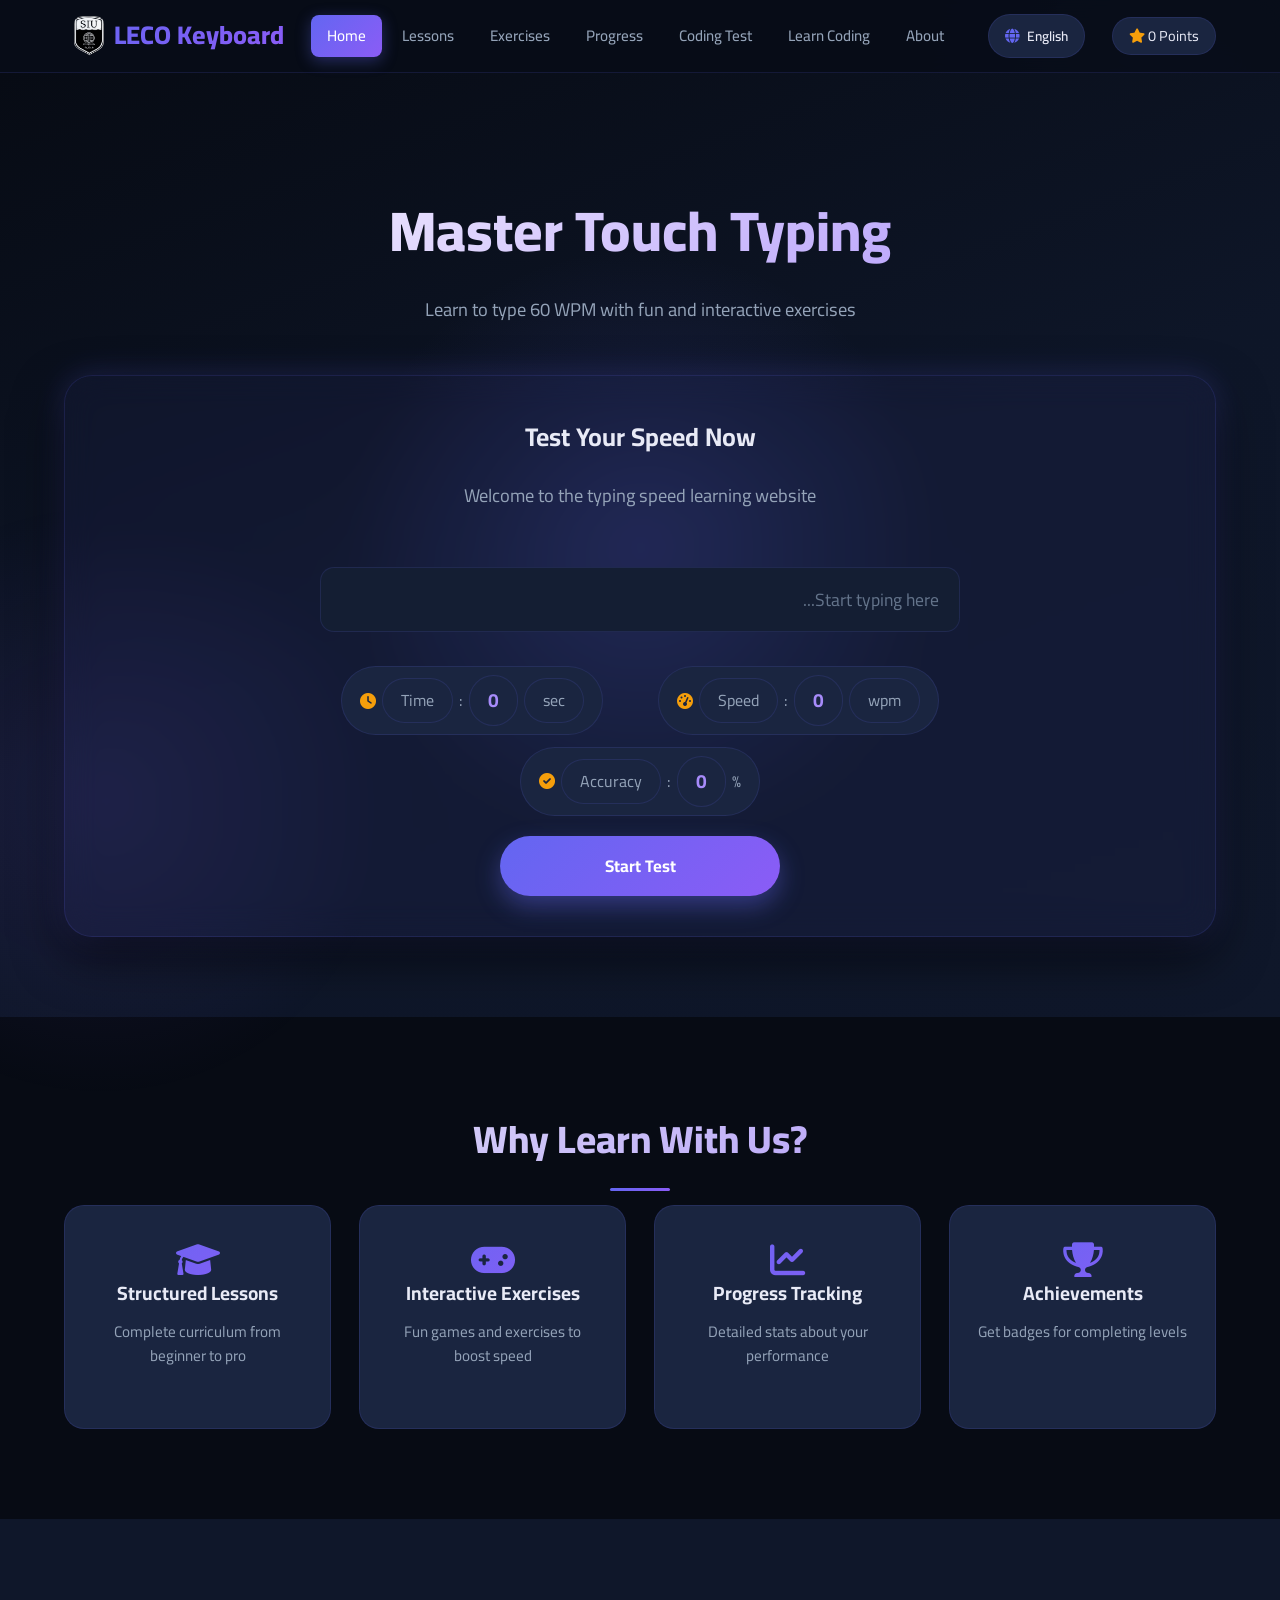
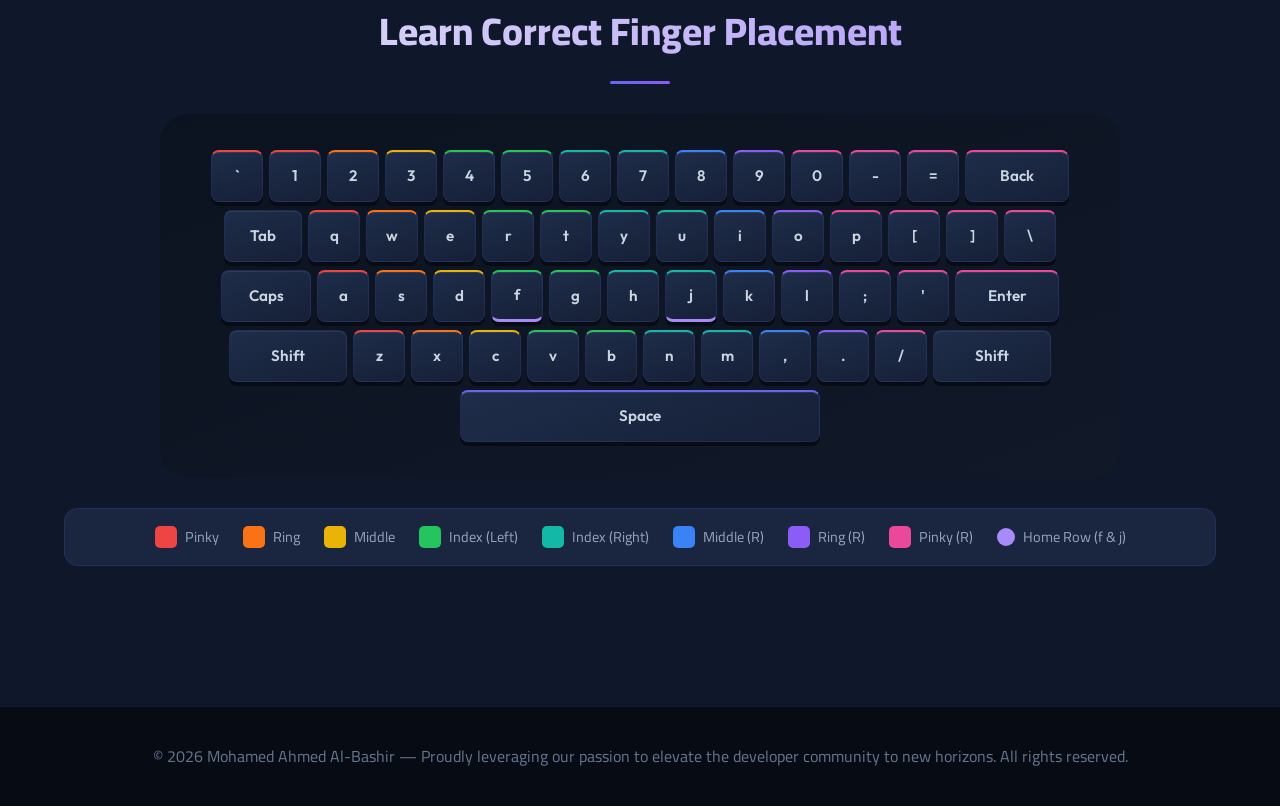
<file: index.html>
<!DOCTYPE html>
<html lang="en" dir="ltr">

<head>
    <title>LECO | منصة تطوير مهارات المبرمجين وسرعة الطباعة</title>

    <meta name="description"
        content="منصة LECO تساعد المبرمجين والطلاب على احتراف سرعة الطباعة وكتابة الأكواد بدقة عالية عبر دروس تفاعلية ودعم للغات برمجة متعددة.">

    <meta property="og:locale" content="ar_AR">
    <meta charset="UTF-8">
    <meta name="viewport" content="width=device-width, initial-scale=1.0">
    <meta name="author" content="Mohamed Ahmed Al-Bashir">
    <meta name="developer" content="Mohamed Ahmed Al-Bashir">
    <meta name="copyright" content="Mohamed Ahmed Al-Bashir">
    <title>تعلم الكتابة السريعة - الرئيسية</title>
    <link rel="stylesheet" href="style.css">
    <link href="https://fonts.googleapis.com/css2?family=Cairo:wght@400;700&display=swap" rel="stylesheet">
    <link rel="stylesheet" href="https://cdnjs.cloudflare.com/ajax/libs/font-awesome/6.0.0/css/all.min.css">
</head>

<body>
    <header>
        <nav class="navbar">
            <div class="container">
                <div class="logo">
                    <img src="img/SIU.png" alt=" LECO Keyboard" style="height: 40px; width: auto; margin-left: 10px;">
                    <span>LECO Keyboard</span>
                </div>
                <button class="menu-toggle" id="mobile-menu-toggle" aria-label="فتح القائمة">
                    <i class="fas fa-bars"></i>
                </button>
                <ul class="nav-menu">
                    <li><a href="index.html" id="nav-home" data-i18n="nav-home" class="active">الرئيسية</a></li>
                    <li><a href="lessons.html" id="nav-lessons" data-i18n="nav-lessons">الدروس</a></li>
                    <li><a href="exercises.html" id="nav-exercises" data-i18n="nav-exercises">تمارين تفاعلية</a></li>
                    <li><a href="progress.html" id="nav-progress" data-i18n="nav-progress">تقدمي</a></li>
                    <li><a href="coding-test.html" id="nav-coding" data-i18n="nav-coding">اختبار البرمجة</a></li>
                    <li><a href="programming.html" id="nav-programming" data-i18n="nav-programming">تعلم البرمجة</a>
                    </li>
                    <li><a href="about.html" id="nav-about" data-i18n="nav-about">عن الموقع</a></li>
                </ul>
                <div class="language-selector">
                    <button id="languageToggle" class="lang-toggle-btn">
                        <i class="fas fa-globe"></i>
                        <span id="currentLangText">العربية</span>
                    </button>
                </div>
                <div class="user-stats" id="userStats">
                    <span><i class="fas fa-star"></i> <span class="user-points-val">0</span> <span
                            data-i18n="points-label">نقطة</span></span>
                </div>
            </div>
        </nav>
    </header>

    <main>
        <section class="hero typing-hero">
            <div class="container">
                <h2 data-i18n="hero-title">أتقن الكتابة السريعة على الكيبورد</h2>
                <p data-i18n="hero-desc">تعلم الكتابة بسرعة 60 كلمة في الدقيقة مع تمارين تفاعلية وممتعة</p>
                <div class="typing-speed-test">
                    <h3 data-i18n="speed-test-title">اختبر سرعتك الآن</h3>
                    <div class="test-container">
                        <p class="test-text" id="testText" data-i18n="test-text-default">مرحبا بكم في موقع تعليم الكتابة
                            السريعة</p>
                        <input type="text" id="userInput" data-i18n="input-placeholder"
                            placeholder="ابدأ الكتابة هنا..." disabled>
                        <div class="test-stats">
                            <span><i class="fas fa-clock"></i> <span data-i18n="timer-label">الوقت</span>: <span
                                    id="timer">0</span> <span data-i18n="unit-seconds">ثانية</span></span>
                            <span><i class="fas fa-tachometer-alt"></i> <span data-i18n="speed-label">السرعة</span>:
                                <span id="speed">0</span> <span data-i18n="unit-wpm">ك/د</span></span>
                            <span><i class="fas fa-check-circle"></i> <span data-i18n="accuracy-label">الدقة</span>:
                                <span id="accuracy">0</span>%</span>
                        </div>
                        <button class="btn" id="startTest" data-i18n="start-btn">ابدأ الاختبار</button>
                    </div>
                </div>
            </div>
        </section>

        <section class="features">
            <div class="container">
                <h2 class="section-title" data-i18n="why-us">لماذا تتعلم معنا؟</h2>
                <div class="features-grid">
                    <div class="feature-card">
                        <i class="fas fa-graduation-cap"></i>
                        <h3 data-i18n="feature-1-title">دروس منظمة</h3>
                        <p data-i18n="feature-1-desc">منهج متكامل من المبتدئين حتى الاحتراف</p>
                    </div>
                    <div class="feature-card">
                        <i class="fas fa-gamepad"></i>
                        <h3 data-i18n="feature-2-title">تمارين تفاعلية</h3>
                        <p data-i18n="feature-2-desc">ألعاب وتمارين ممتعة لتحسين سرعتك</p>
                    </div>
                    <div class="feature-card">
                        <i class="fas fa-chart-line"></i>
                        <h3 data-i18n="feature-3-title">تتبع التقدم</h3>
                        <p data-i18n="feature-3-desc">إحصائيات مفصلة عن تطور مستواك</p>
                    </div>
                    <div class="feature-card">
                        <i class="fas fa-trophy"></i>
                        <h3 data-i18n="feature-4-title">شهادات إنجاز</h3>
                        <p data-i18n="feature-4-desc">احصل على شهادات عند إتمام المستويات</p>
                    </div>
                </div>
            </div>
        </section>

        <section class="keyboard-layout">
            <div class="container">
                <h2 class="section-title" data-i18n="keyboard-guide-title">تعلم وضع الأصابع الصحيح</h2>
                <div class="keyboard-diagram">
                    <!-- سيتم توليد لوحة المفاتيح ديناميكياً عبر JavaScript -->
                </div>


                <div class="finger-guide">
                    <div class="guide-item">
                        <span class="color-box" style="background:#ef4444"></span>
                        <span data-i18n="finger-8">الخنصر</span>
                    </div>
                    <div class="guide-item">
                        <span class="color-box" style="background:#f97316"></span>
                        <span data-i18n="finger-7">البنصر</span>
                    </div>
                    <div class="guide-item">
                        <span class="color-box" style="background:#eab308"></span>
                        <span data-i18n="finger-6">الوسطى</span>
                    </div>
                    <div class="guide-item">
                        <span class="color-box" style="background:#22c55e"></span>
                        <span data-i18n="finger-5">السبابة (يسار)</span>
                    </div>
                    <div class="guide-item">
                        <span class="color-box" style="background:#14b8a6"></span>
                        <span data-i18n="finger-4">السبابة (يمين)</span>
                    </div>
                    <div class="guide-item">
                        <span class="color-box" style="background:#3b82f6"></span>
                        <span data-i18n="finger-3">الوسطى (ي)</span>
                    </div>
                    <div class="guide-item">
                        <span class="color-box" style="background:#8b5cf6"></span>
                        <span data-i18n="finger-2">البنصر (ي)</span>
                    </div>
                    <div class="guide-item">
                        <span class="color-box" style="background:#ec4899"></span>
                        <span data-i18n="finger-1">الخنصر (ي)</span>
                    </div>
                    <div class="guide-item">
                        <span class="color-box"
                            style="background:#a78bfa; width:18px; height:18px; border-radius:50%"></span>
                        <span data-i18n="home-row-guide">صف الأساس (f و j)</span>
                    </div>
                </div>
            </div>
        </section>
    </main>

    <footer data-i18n="footer-rights">
        <div class="container">
            <p>© 2026 محمد أحمد البشير — بكل فخر، نسخر شغفنا لنرتقي بمجتمع المبرمجين إلى آفاقٍ جديدة. جميع الحقوق محفوظة.</p>
        </div>
    </footer>

    <script src="typing.js"></script>
</body>

</html>
</file>
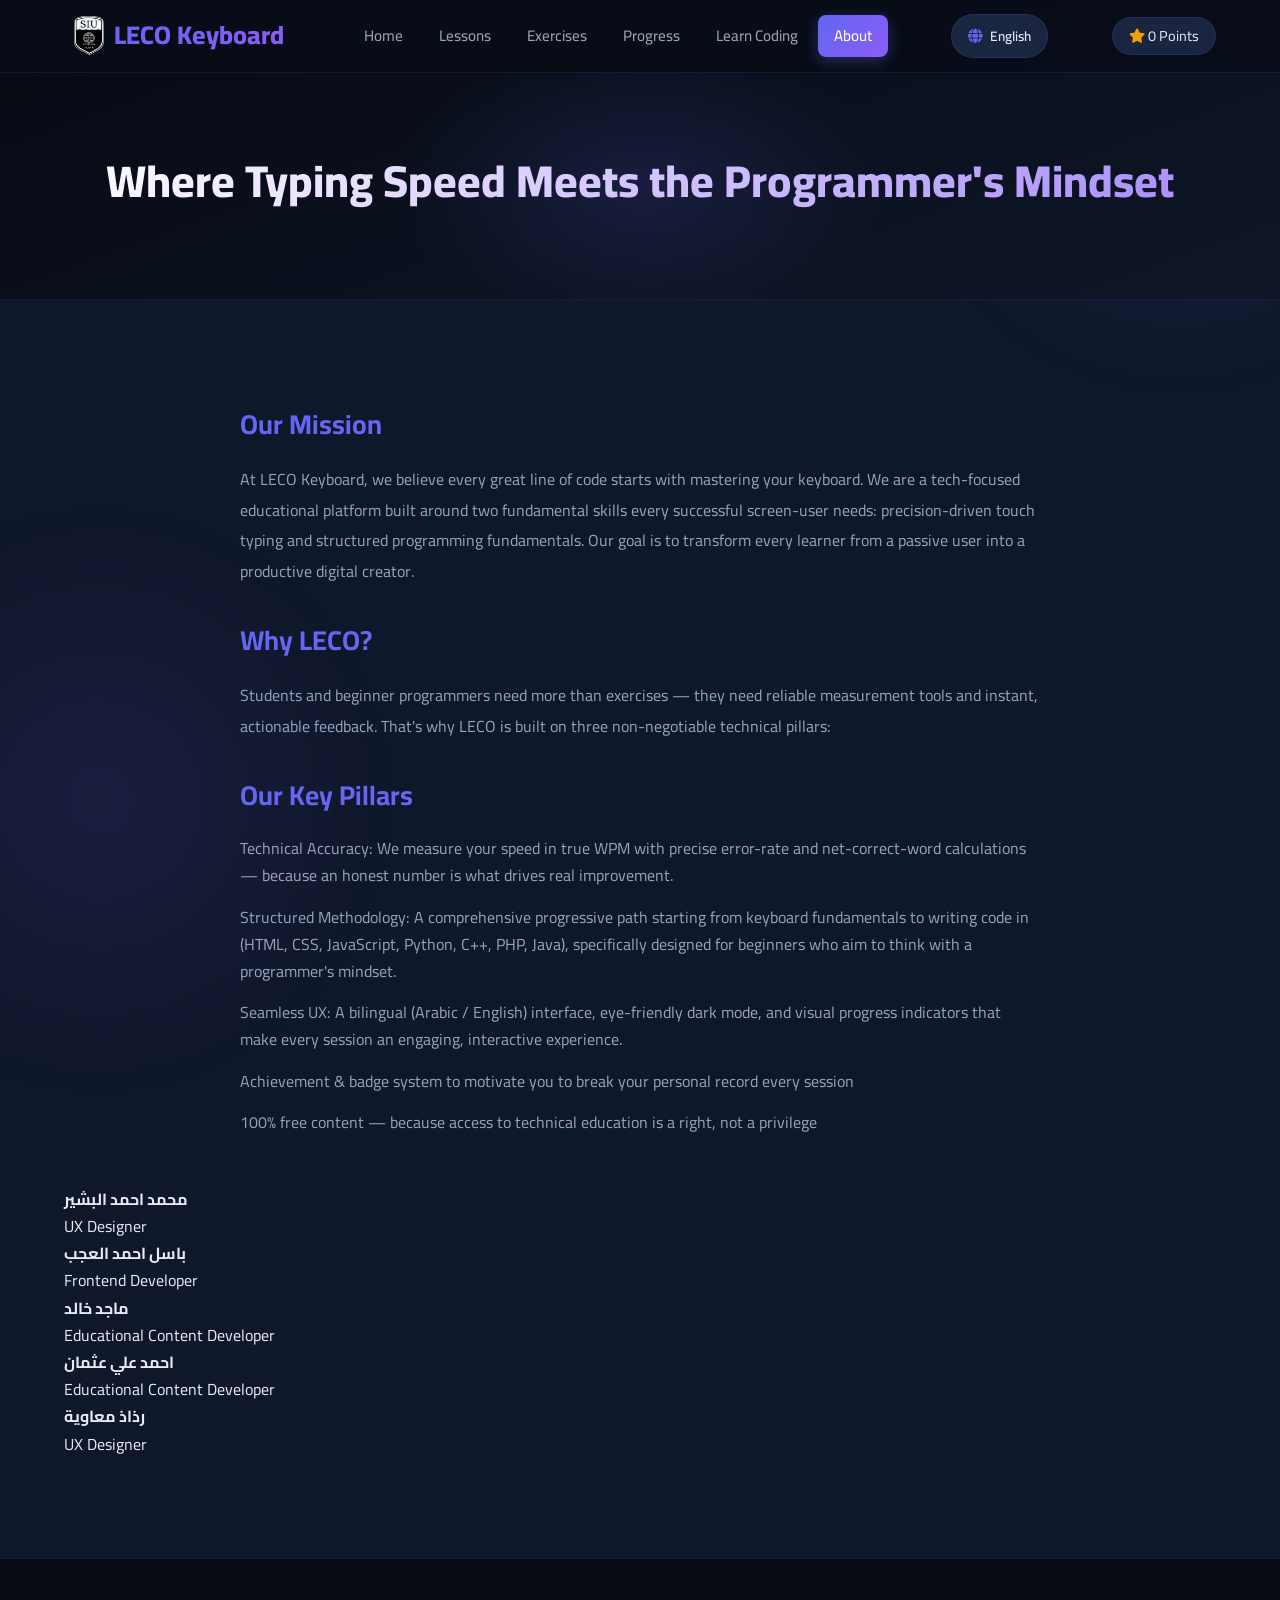
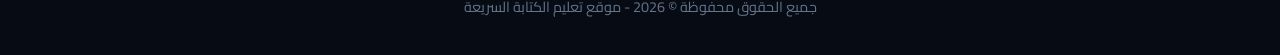
<file: 1about.html>
<!DOCTYPE html>
<html lang="ar" dir="rtl">

<head>
    <meta charset="UTF-8">
    <meta name="viewport" content="width=device-width, initial-scale=1.0">
    <title>عن الموقع - تعلم الكتابة السريعة</title>
    <link rel="stylesheet" href="style.css">
    <link href="https://fonts.googleapis.com/css2?family=Cairo:wght@400;700&display=swap" rel="stylesheet">
    <link rel="stylesheet" href="https://cdnjs.cloudflare.com/ajax/libs/font-awesome/6.0.0/css/all.min.css">
</head>

<body>
    <header>
        <nav class="navbar">
            <div class="container">
                <div class="logo">
                    <img src="img/SIU.png" alt=" LECO Keyboard" style="height: 40px; width: auto; margin-left: 10px;">
                    <span>LECO Keyboard</span>
                </div>
                <button class="menu-toggle" id="mobile-menu-toggle" aria-label="فتح القائمة">
                    <i class="fas fa-bars"></i>
                </button>
                <ul class="nav-menu">
                    <li><a href="index.html" id="nav-home" data-i18n="nav-home">الرئيسية</a></li>
                    <li><a href="lessons.html" id="nav-lessons" data-i18n="nav-lessons">الدروس</a></li>
                    <li><a href="exercises.html" id="nav-exercises" data-i18n="nav-exercises">تمارين تفاعلية</a></li>
                    <li><a href="progress.html" id="nav-progress" data-i18n="nav-progress">تقدمي</a></li>
                    <li><a href="programming.html" id="nav-programming" data-i18n="nav-programming">تعلم البرمجة</a>
                    </li>
                    <li><a href="about.html" id="nav-about" data-i18n="nav-about" class="active">عن الموقع</a></li>
                </ul>
                <div class="language-selector">
                    <button id="languageToggle" class="lang-toggle-btn">
                        <i class="fas fa-globe"></i>
                        <span id="currentLangText">العربية</span>
                    </button>
                </div>
                <div class="user-stats" id="userStats">
                    <span><i class="fas fa-star"></i> <span id="userPoints">0</span> <span
                            data-i18n="points-label">نقطة</span></span>
                </div>
            </div>
        </nav>
    </header>

    <main>
        <section class="page-header">
            <div class="container">
                <h2 data-i18n="about-title"> عن موقع LECO Keyboard</h2>
            </div>
        </section>

        <section class="about-content">
            <div class="container">
                <div class="about-text">
                    <h3 data-i18n="about-story-title">قصتنا</h3>
                    <p data-i18n="about-story-desc">موقع كيبورد LECO هو مشروع تعليمي يهدف للمساعدة على إتقان مهارة
                        الكتابة السريعة على لوحة المفاتيح. تأسس الموقع في 2026 كجزء من مشروع جامعي لتطوير مهارات البرمجة
                        وتقديم محتوى تعليمي مفيد.</p>

                    <h3 data-i18n="about-mission-title">مهمتنا</h3>
                    <p data-i18n="about-mission-desc">نسعى لتوفير منصة تعليمية متكاملة باللغة العربية و الانجليزية تساعد
                        المبتدئين والمحترفين على تحسين سرعة ودقة الكتابة على الكيبورد من خلال تمارين تفاعلية ودروس
                        منظمة.</p>

                    <h3 data-i18n="about-features-title">مميزات الموقع</h3>
                    <ul class="features-list">
                        <li data-i18n="about-feat-1"><i class="fas fa-check-circle"></i> واجهة عربية سهلة الاستخدام</li>
                        <li data-i18n="about-feat-2"><i class="fas fa-check-circle"></i> تمارين تفاعلية مع تقييم فوري
                        </li>
                        <li data-i18n="about-feat-3"><i class="fas fa-check-circle"></i> إحصائيات مفصلة عن تقدم المستخدم
                        </li>
                        <li data-i18n="about-feat-4"><i class="fas fa-check-circle"></i> نظام مكافآت وإنجازات لتحفيز
                            المتعلمين</li>
                        <li data-i18n="about-feat-5"><i class="fas fa-check-circle"></i> محتوى مجاني بالكامل</li>
                    </ul>
                </div>

                <div class="team-grid">
                    <!-- الأعضاء الموجودين -->

                    <div class="team-member">

                        <h4>محمد احمد البشير</h4>
                        <p data-i18n="role-ux">مصمم تجربة المستخدم</p>
                        <div class="social-links">

                        </div>
                    </div>
                    <div class="team-member">

                        <h4>باسل احمد العجب</h4>
                        <p data-i18n="role-dev">مطور الواجهات الأمامية</p>
                        <div class="social-links">

                        </div>
                    </div>

                    <div class="team-member">

                        <h4>ماجد خالد</h4>
                        <p data-i18n="role-content">مطور المحتوى التعليمي</p>
                        <div class="social-links">

                        </div>
                    </div>

                    <div class="team-member">

                        <h4>احمد علي عثمان</h4>
                        <p data-i18n="role-content">مطور المحتوى التعليمي</p>
                        <div class="social-links">

                        </div>
                    </div>

                    <div class="team-member">

                        <h4>رذاذ معاوية</h4>
                        <p data-i18n="role-ux">مصمم تجربة المستخدم</p>
                        <div class="social-links">

                        </div>
                    </div>
                </div>
            </div>
        </section>
    </main>

    <footer>
        <div class="container">
            <p>جميع الحقوق محفوظة &copy; 2026 - موقع تعليم الكتابة السريعة</p>
        </div>
    </footer>

    <script src="typing.js"></script>
</body>

</html>
</file>
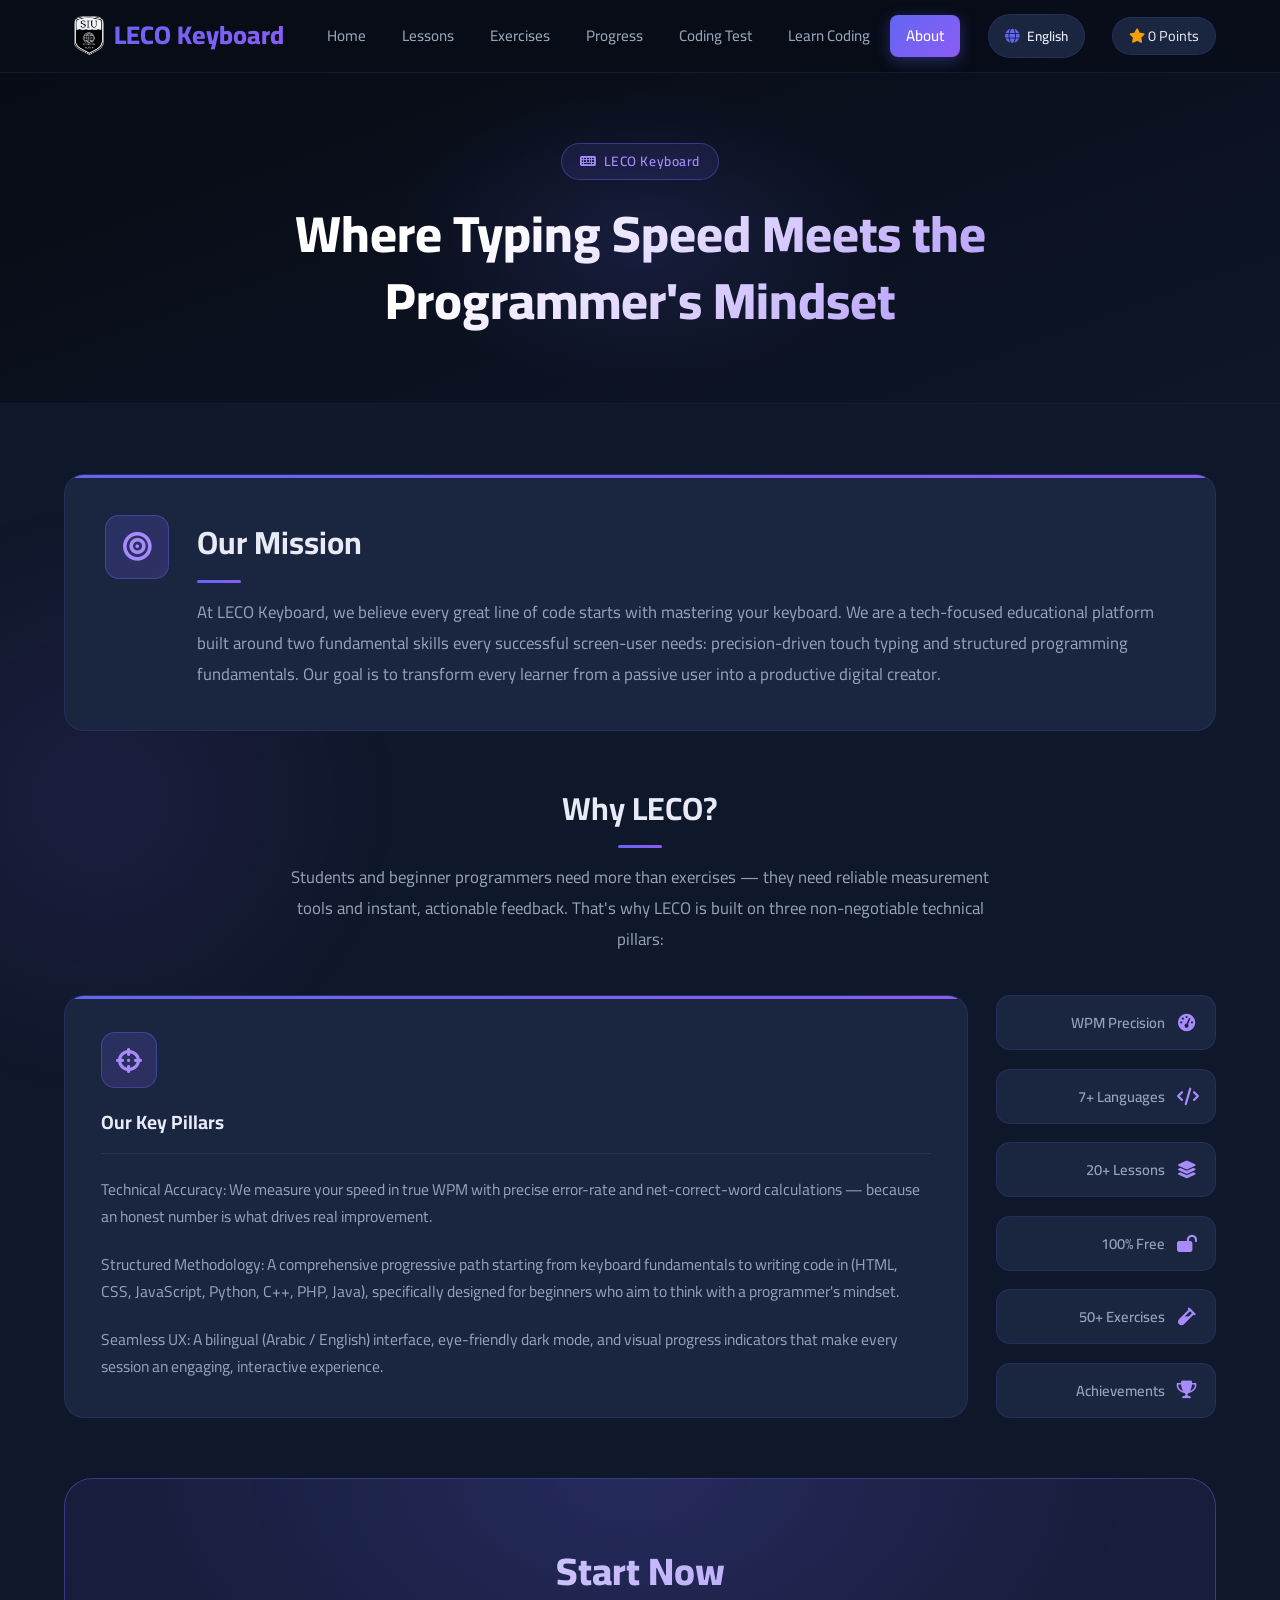
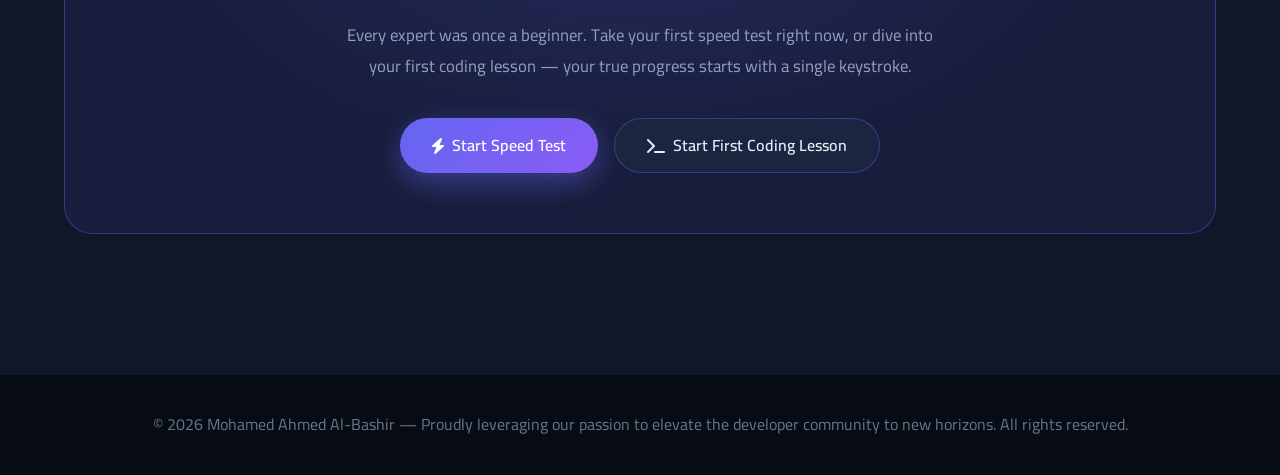
<file: about.html>
<!DOCTYPE html>
<html lang="ar" dir="rtl">

<head>
    <meta charset="UTF-8">
    <meta name="viewport" content="width=device-width, initial-scale=1.0">
    <title>عن الموقع - تعلم الكتابة السريعة</title>
    <link rel="stylesheet" href="style.css">
    <link href="https://fonts.googleapis.com/css2?family=Cairo:wght@400;700&display=swap" rel="stylesheet">
    <link rel="stylesheet" href="https://cdnjs.cloudflare.com/ajax/libs/font-awesome/6.0.0/css/all.min.css">
</head>

<body>
    <header>
        <nav class="navbar">
            <div class="container">
                <div class="logo">
                    <img src="img/SIU.png" alt=" LECO Keyboard" style="height: 40px; width: auto; margin-left: 10px;">
                    <span>LECO Keyboard</span>
                </div>
                <button class="menu-toggle" id="mobile-menu-toggle" aria-label="فتح القائمة">
                    <i class="fas fa-bars"></i>
                </button>
                <ul class="nav-menu">
                    <li><a href="index.html" id="nav-home" data-i18n="nav-home">الرئيسية</a></li>
                    <li><a href="lessons.html" id="nav-lessons" data-i18n="nav-lessons">الدروس</a></li>
                    <li><a href="exercises.html" id="nav-exercises" data-i18n="nav-exercises">تمارين تفاعلية</a></li>
                    <li><a href="progress.html" id="nav-progress" data-i18n="nav-progress">تقدمي</a></li>
                    <li><a href="coding-test.html" id="nav-coding" data-i18n="nav-coding">اختبار البرمجة</a></li>
                    <li><a href="programming.html" id="nav-programming" data-i18n="nav-programming">تعلم البرمجة</a></li>
                    <li><a href="about.html" id="nav-about" data-i18n="nav-about" class="active">عن الموقع</a></li>
                </ul>
                <div class="language-selector">
                    <button id="languageToggle" class="lang-toggle-btn">
                        <i class="fas fa-globe"></i>
                        <span id="currentLangText">العربية</span>
                    </button>
                </div>
                <div class="user-stats" id="userStats">
                    <span><i class="fas fa-star"></i> <span class="user-points-val">0</span> <span
                            data-i18n="points-label">نقطة</span></span>
                </div>
            </div>
        </nav>
    </header>

    <main>
        <!-- ===== HERO HEADLINE ===== -->
        <section class="page-header about-hero">
            <div class="container">
                <div class="about-hero-badge"><i class="fas fa-keyboard"></i> LECO Keyboard</div>
                <h1 class="about-main-headline" data-i18n="about-title">حيث تلتقي سرعة الكتابة بعقلية المبرمج</h1>
            </div>
        </section>

        <section class="about-content">
            <div class="container">
                <!-- ===== MISSION ===== -->
                <div class="about-mission-block">
                    <div class="about-mission-icon"><i class="fas fa-bullseye"></i></div>
                    <div>
                        <h2 class="about-section-title" data-i18n="about-story-title">مهمتنا</h2>
                        <p class="about-mission-text" data-i18n="about-story-desc">في LECO Keyboard، نؤمن بأن كل سطر برمجي عظيم يبدأ بإتقان لوحة المفاتيح.</p>
                    </div>
                </div>

                <!-- ===== WHY LECO ===== -->
                <div class="about-why-block">
                    <h2 class="about-section-title about-why-title" data-i18n="about-mission-title">لماذا LECO؟</h2>
                    <p class="about-why-desc" data-i18n="about-mission-desc">نُدرك أن الطلاب والمبرمجين المبتدئين يحتاجون إلى أكثر من مجرد تمارين — يحتاجون إلى أدوات قياس موثوقة وتغذية راجعة فورية. لهذا بنينا LECO على ثلاثة ركائز تقنية لا تُتنازل عنها:</p>
                </div>

                <!-- ===== 3 KEY PILLARS ===== -->
                <div class="about-pillars-grid">
                    <div class="about-pillar-card">
                        <div class="pillar-icon pillar-icon--accuracy"><i class="fas fa-crosshairs"></i></div>
                        <h3 class="pillar-title" data-i18n="about-features-title">ركائزنا التقنية</h3>
                        <ul class="pillar-list">
                            <li class="pillar-item" data-i18n="about-feat-1">
                                <span class="pillar-num">01</span>
                                <span>دقة الحسابات: نقيس سرعتك بوحدة WPM مع حساب دقيق لمعدل الخطأ وصافي الكلمات الصحيحة.</span>
                            </li>
                            <li class="pillar-item" data-i18n="about-feat-2">
                                <span class="pillar-num">02</span>
                                <span>المنهجية التعليمية: مسار تعليمي متدرج — من الصف الأساسي للكيبورد حتى كتابة أكواد Python وJava.</span>
                            </li>
                            <li class="pillar-item" data-i18n="about-feat-3">
                                <span class="pillar-num">03</span>
                                <span>تجربة مستخدم سلسة: واجهة ثنائية اللغة، تصميم داكن يُريح العينين، ومؤشرات تقدم مرئية.</span>
                            </li>
                        </ul>
                    </div>

                    <div class="about-stats-sidebar">
                        <div class="about-stat-chip">
                            <i class="fas fa-tachometer-alt"></i>
                            <span data-i18n="about-stat-wpm">WPM Precision</span>
                        </div>
                        <div class="about-stat-chip">
                            <i class="fas fa-code"></i>
                            <span data-i18n="about-stat-langs">7+ Languages</span>
                        </div>
                        <div class="about-stat-chip">
                            <i class="fas fa-layer-group"></i>
                            <span data-i18n="about-stat-lessons-count">20+ Lessons</span>
                        </div>
                        <div class="about-stat-chip">
                            <i class="fas fa-lock-open"></i>
                            <span data-i18n="about-stat-free">100% Free</span>
                        </div>
                        <div class="about-stat-chip">
                            <i class="fas fa-vial"></i>
                            <span data-i18n="about-stat-exercises">50+ Exercises</span>
                        </div>
                        <div class="about-stat-chip">
                            <i class="fas fa-trophy"></i>
                            <span data-i18n="about-stat-achievements">Achievements</span>
                        </div>
                    </div>
                </div>

                <!-- ===== CTA ===== -->
                <div class="about-cta-block">
                    <h2 class="about-cta-headline" data-i18n="about-cta-title">ابدأ الآن</h2>
                    <p class="about-cta-text" data-i18n="about-cta-desc">كل خبير كان مبتدئاً ذات يوم. ابدأ أول اختبار سرعة الآن، أو اغمر نفسك في أول درس برمجة — المقياس الحقيقي لتقدمك يبدأ بضغطة مفتاح.</p>
                    <div class="about-cta-btns">
                        <a href="exercises.html" class="btn btn-primary about-cta-primary" id="about-cta-speed">
                            <i class="fas fa-bolt"></i>
                            <span data-i18n="about-cta-btn">ابدأ اختبار السرعة</span>
                        </a>
                        <a href="programming.html" class="btn btn-secondary about-cta-secondary" id="about-cta-coding">
                            <i class="fas fa-terminal"></i>
                            <span data-i18n="about-cta-btn2">ابدأ أول درس برمجة</span>
                        </a>
                    </div>
            </div>
        </section>
    </main>

    <footer data-i18n="footer-rights">
        <div class="container">
            <p>© 2026 محمد أحمد البشير — بكل فخر، نسخر شغفنا لنرتقي بمجتمع المبرمجين إلى آفاقٍ جديدة. جميع الحقوق محفوظة.</p>
        </div>
    </footer>

    <script src="typing.js"></script>
</body>

</html>
</file>
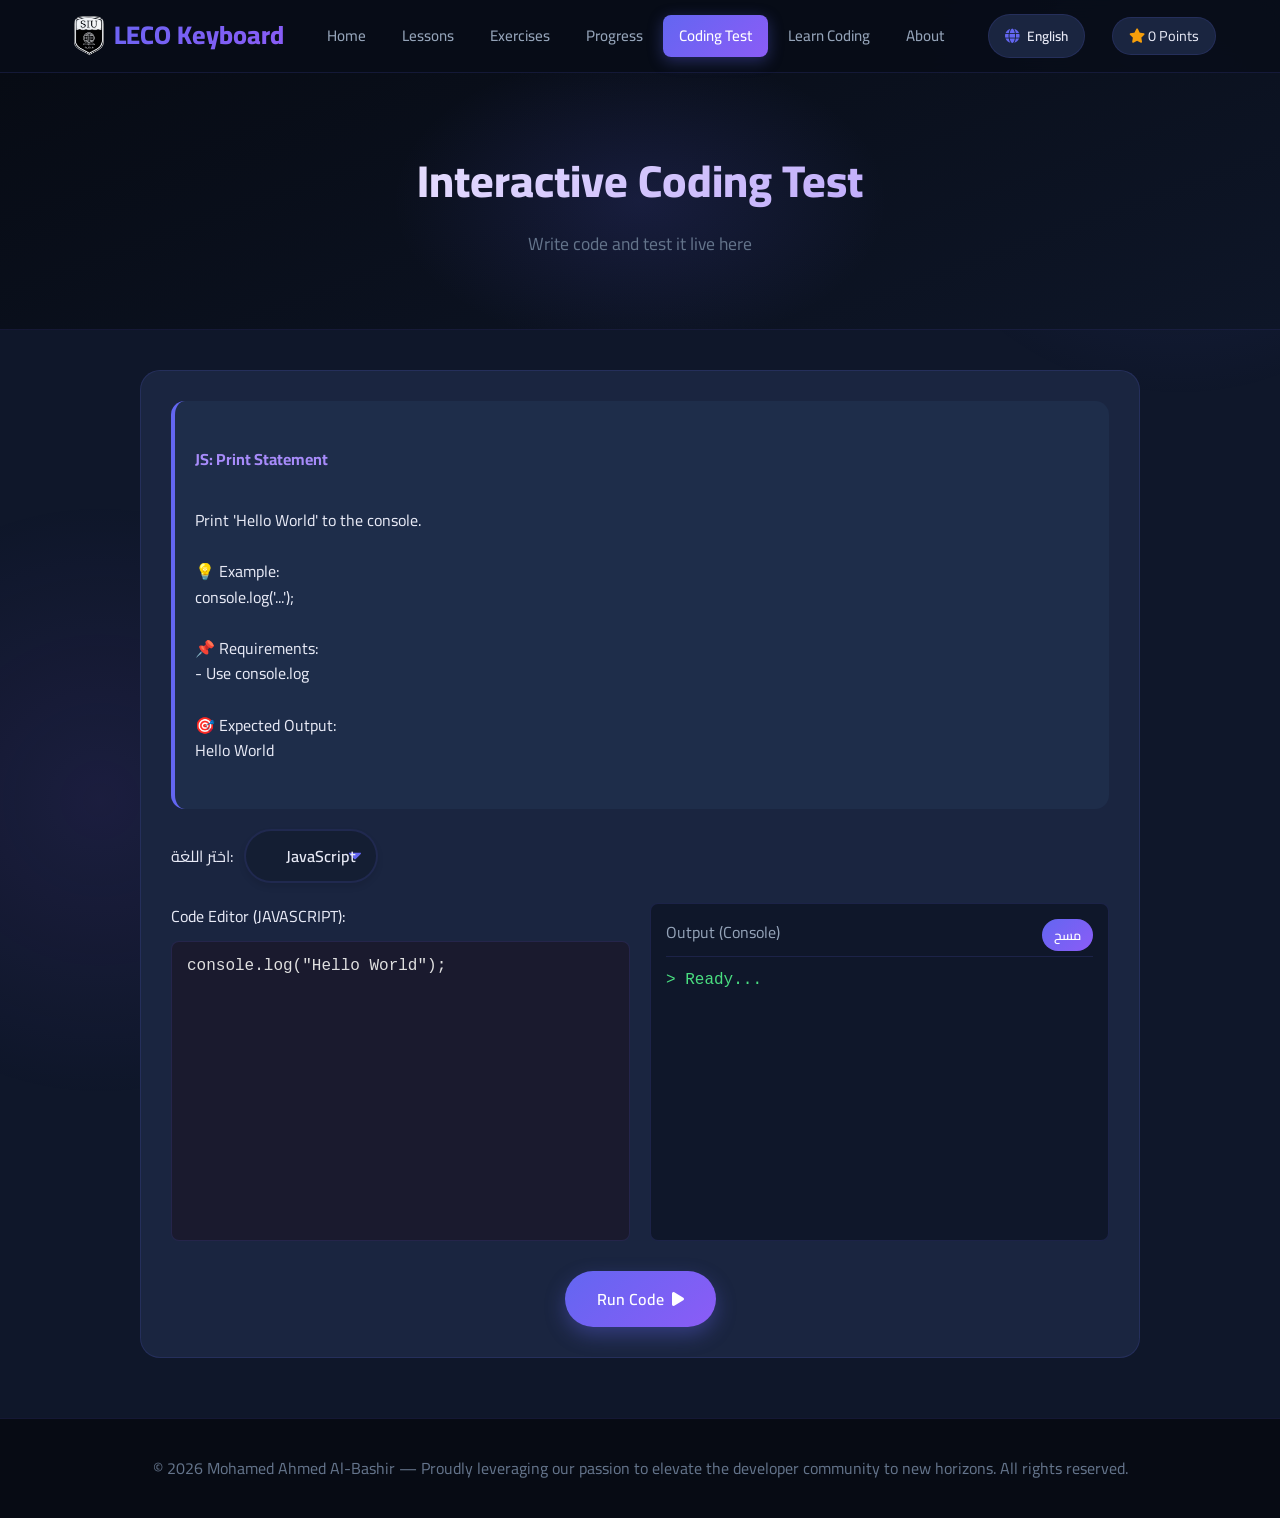
<file: coding-test.html>
<!DOCTYPE html>
<html lang="ar" dir="rtl">
<head>
    <meta charset="UTF-8">
    <meta name="viewport" content="width=device-width, initial-scale=1.0">
    <meta name="author" content="Mohamed Ahmed Al-Bashir">
    <meta name="developer" content="Mohamed Ahmed Al-Bashir">
    <meta name="copyright" content="Mohamed Ahmed Al-Bashir">
    <title>اختبار البرمجة - LECO Keyboard</title>
    <link rel="stylesheet" href="style.css">
    <link href="https://fonts.googleapis.com/css2?family=Cairo:wght@400;700&display=swap" rel="stylesheet">
    <link rel="stylesheet" href="https://cdnjs.cloudflare.com/ajax/libs/font-awesome/6.0.0/css/all.min.css">
    <style>
        .coding-container {
            max-width: 1000px;
            margin: 40px auto;
            background: var(--bg-card);
            border-radius: var(--radius-lg);
            padding: 30px;
            border: 1px solid var(--border);
        }
        .editor-wrapper {
            display: grid;
            grid-template-columns: 1fr 1fr;
            gap: 20px;
            margin-top: 20px;
        }
        .code-input-area {
            display: flex;
            flex-direction: column;
            gap: 10px;
        }
        .code-input-area textarea {
            width: 100%;
            height: 300px;
            background: #1a1a2e;
            color: #e0e0e0;
            border: 1px solid var(--border);
            border-radius: var(--radius-sm);
            padding: 15px;
            font-family: 'Courier New', Courier, monospace;
            font-size: 1rem;
            resize: none;
            outline: none;
        }
        .output-area {
            background: #0f172a;
            border: 1px solid var(--border);
            border-radius: var(--radius-sm);
            padding: 15px;
            display: flex;
            flex-direction: column;
        }
        .output-header {
            display: flex;
            justify-content: space-between;
            margin-bottom: 10px;
            border-bottom: 1px solid var(--border);
            padding-bottom: 5px;
            color: var(--text-secondary);
        }
        #outputConsole {
            flex-grow: 1;
            color: #4ade80;
            font-family: 'Courier New', Courier, monospace;
            white-space: pre-wrap;
            overflow-y: auto;
            max-height: 250px;
        }
        .coding-controls {
            display: flex;
            justify-content: center;
            gap: 15px;
            margin-top: 30px;
        }
        .lang-select-wrapper {
            margin-bottom: 20px;
            display: flex;
            align-items: center;
            gap: 10px;
        }
        select.lang-selector {
            appearance: none;
            -webkit-appearance: none;
            -moz-appearance: none;
            padding: 10px 40px 10px 20px;
            background: var(--bg-input) url("data:image/svg+xml;charset=US-ASCII,%3Csvg%20xmlns%3D%22http%3A%2F%2Fwww.w3.org%2F2000%2Fsvg%22%20width%3D%22292.4%22%20height%3D%22292.4%22%3E%3Cpath%20fill%3D%22%236366f1%22%20d%3D%22M287%2069.4a17.6%2017.6%200%200%200-13-5.4H18.4c-5%200-9.3%201.8-12.9%205.4A17.6%2017.6%200%200%200%200%2082.2c0%205%201.8%209.3%205.4%2012.9l128%20127.9c3.6%203.6%207.8%205.4%2012.8%205.4s9.2-1.8%2012.8-5.4L287%2095c3.5-3.5%205.4-7.8%205.4-12.8%200-5-1.9-9.2-5.5-12.8z%22%2F%3E%3C%2Fsvg%3E") no-repeat;
            background-position: left 15px top 50%;
            background-size: 12px auto;
            color: var(--text-primary);
            border: 2px solid var(--border);
            border-radius: 50px;
            font-family: 'Cairo', sans-serif;
            font-size: 1rem;
            font-weight: 600;
            outline: none;
            cursor: pointer;
            transition: all 0.3s ease;
            box-shadow: 0 4px 6px rgba(0, 0, 0, 0.1);
        }
        
        select.lang-selector:hover {
            border-color: var(--primary);
            box-shadow: 0 4px 12px rgba(99, 102, 241, 0.2);
            transform: translateY(-1px);
        }

        select.lang-selector:focus {
            border-color: var(--primary);
            box-shadow: 0 0 0 3px rgba(99, 102, 241, 0.3);
        }
        
        html[dir="ltr"] select.lang-selector {
            padding: 10px 20px 10px 40px;
            background-position: right 15px top 50%;
        }
        #previewFrame {
            width: 100%;
            height: 100%;
            background: white;
            border: none;
            border-radius: var(--radius-sm);
        }
        .output-area {
            background: #0f172a;
            border: 1px solid var(--border);
            border-radius: var(--radius-sm);
            padding: 15px;
            display: flex;
            flex-direction: column;
            min-height: 300px;
        }
        .code-challenge {
            background: var(--bg-elevated);
            padding: 20px;
            border-radius: var(--radius-md);
            margin-bottom: 20px;
            border-left: 4px solid var(--primary);
            white-space: pre-line;
            line-height: 1.6;
        }
        .code-challenge h4 { margin-bottom: 10px; color: var(--accent); }

        @media (max-width: 768px) {
            .editor-wrapper {
                grid-template-columns: 1fr;
            }
            .code-input-area textarea {
                height: 250px;
            }
            .output-area {
                margin-top: 10px;
            }
        }
    </style>
</head>
<body>
    <header>
        <nav class="navbar">
            <div class="container">
                <div class="logo">
                    <img src="img/SIU.png" alt=" LECO Keyboard" style="height: 40px; width: auto; margin-left: 10px;">
                    <span>LECO Keyboard</span>
                </div>
                <button class="menu-toggle" id="mobile-menu-toggle" aria-label="فتح القائمة">
                    <i class="fas fa-bars"></i>
                </button>
                <ul class="nav-menu">
                    <li><a href="index.html" id="nav-home" data-i18n="nav-home">الرئيسية</a></li>
                    <li><a href="lessons.html" id="nav-lessons" data-i18n="nav-lessons">الدروس</a></li>
                    <li><a href="exercises.html" id="nav-exercises" data-i18n="nav-exercises">تمارين تفاعلية</a></li>
                    <li><a href="progress.html" id="nav-progress" data-i18n="nav-progress">تقدمي</a></li>
                    <li><a href="coding-test.html" id="nav-coding" data-i18n="nav-coding" class="active">اختبار البرمجة</a></li>
                    <li><a href="programming.html" id="nav-programming" data-i18n="nav-programming">تعلم البرمجة</a></li>
                    <li><a href="about.html" id="nav-about" data-i18n="nav-about">عن الموقع</a></li>
                </ul>
                <div class="language-selector">
                    <button id="languageToggle" class="lang-toggle-btn">
                        <i class="fas fa-globe"></i>
                        <span id="currentLangText">العربية</span>
                    </button>
                </div>
                <div class="user-stats" id="userStats">
                    <span><i class="fas fa-star"></i> <span class="user-points-val">0</span> <span data-i18n="points-label">نقطة</span></span>
                </div>
            </div>
        </nav>
    </header>

    <main>
        <section class="page-header">
            <div class="container">
                <h2 data-i18n="coding-test-title">اختبار البرمجة التفاعلي</h2>
                <p data-i18n="coding-test-desc">اكتب الكود وجربه مباشرة هنا</p>
            </div>
        </section>

        <section class="container">
            <div class="coding-container">
                <div class="code-challenge" id="challengeBox">
                    <h4 id="challengeTitle">التحدي الأول: الطباعة</h4>
                    <p id="challengeDesc">اكتب كود يقوم بطباعة جملة "Hello World" باستخدام دالة console.log()</p>
                </div>

                <div class="lang-select-wrapper">
                    <label for="langSelect" data-i18n="select-lang">اختر اللغة:</label>
                    <select id="langSelect" class="lang-selector">
                        <option value="javascript">JavaScript</option>
                        <option value="html">HTML</option>
                        <option value="css">CSS</option>
                        <option value="python">Python</option>
                        <option value="java">Java</option>
                        <option value="cpp">C++</option>
                        <option value="php">PHP</option>
                    </select>
                </div>

                <div class="editor-wrapper">
                    <div class="code-input-area">
                        <label for="codeInput" id="editorLabel">محرر الكود (JavaScript):</label>
                        <textarea id="codeInput" spellcheck="false">console.log("Hello World");</textarea>
                    </div>
                    <div class="output-area">
                        <div class="output-header">
                            <span id="outputLabel">المخرجات (Console)</span>
                            <button class="btn" style="padding: 4px 12px; font-size: 0.8rem; box-shadow: none;" onclick="clearConsole()">مسح</button>
                        </div>
                        <div id="outputConsole" style="display: block;">> Ready...</div>
                        <iframe id="previewFrame" style="display: none;"></iframe>
                    </div>
                </div>

                <div class="coding-controls">
                    <button class="btn" id="runCodeBtn">تشغيل الكود <i class="fas fa-play"></i></button>
                    <button class="btn" id="nextChallengeBtn" style="background: var(--bg-elevated); box-shadow: none; display: none;">التحدي التالي <i class="fas fa-arrow-left"></i></button>
                </div>
            </div>
        </section>
    </main>

    <footer data-i18n="footer-rights">
        <div class="container">
            <p>© 2026 محمد أحمد البشير — بكل فخر، نسخر شغفنا لنرتقي بمجتمع المبرمجين إلى آفاقٍ جديدة. جميع الحقوق محفوظة.</p>
        </div>
    </footer>

    <script src="typing.js"></script>
    <script>
        /**
         * LECO Keyboard - Coding Test Logic
         * Developed by: Mohamed Ahmed Al-Bashir
         * 
         * This script manages the interactive code editor, multi-language execution,
         * and the challenge validation system.
         */

        // --- Coding Challenges Database ---
        const challenges = {
            javascript: [
                {
                    title: { ar: "JS: جملة الطباعة", en: "JS: Print Statement" },
                    desc: { ar: "قم بطباعة 'Hello World' في وحدة التحكم.", en: "Print 'Hello World' to the console." },
                    example: "console.log('...');",
                    requirements: { ar: "استخدام console.log", en: "Use console.log" },
                    expected: "Hello World",
                    solution: /console\.log\(['"]Hello World['"]\)/i
                },
                {
                    title: { ar: "JS: الجمع", en: "JS: Addition" },
                    desc: { ar: "قم بجمع الرقمين 10 و 20 وطباعة الناتج.", en: "Add 10 and 20 and print the result." },
                    example: "console.log(10 + 20);",
                    requirements: { ar: "استخدام العملية +", en: "Use + operator" },
                    expected: "30",
                    solution: /console\.log\(10\s*\+\s*20\)/i
                },
                {
                    title: { ar: "JS: المتغيرات", en: "JS: Variables" },
                    desc: { ar: "عرف متغير باسم name واجعل قيمته 'LECO' ثم اطبعه.", en: "Define a variable 'name' with value 'LECO' and print it." },
                    example: "let x = '...';",
                    requirements: { ar: "تعريف متغير وطباعته", en: "Define and print a variable" },
                    expected: "LECO",
                    solution: /(let|const|var)\s+name\s*=\s*['"]LECO['"].*console\.log\(name\)/is
                }
            ],
            python: [
                {
                    title: { ar: "Python: الطباعة", en: "Python: Print" },
                    desc: { ar: "اطبع جملة 'Welcome to Python'.", en: "Print 'Welcome to Python'." },
                    example: "print('...')",
                    requirements: { ar: "استخدام دالة print", en: "Use print function" },
                    expected: "Welcome to Python",
                    solution: /print\(['"]Welcome to Python['"]\)/i
                },
                {
                    title: { ar: "Python: العمليات", en: "Python: Math" },
                    desc: { ar: "اطبع ناتج ضرب 5 في 5.", en: "Print 5 multiplied by 5." },
                    example: "print(5 * 5)",
                    requirements: { ar: "استخدام معامل الضرب *", en: "Use * operator" },
                    expected: "25",
                    solution: /print\(5\s*\*\s*5\)/i
                }
            ],
            java: [
                {
                    title: { ar: "Java: الطباعة", en: "Java: Print" },
                    desc: { ar: "اكتب كود لطباعة 'Hello Java'.", en: "Write code to print 'Hello Java'." },
                    example: "System.out.println('...');",
                    requirements: { ar: "استخدام System.out.println", en: "Use System.out.println" },
                    expected: "Hello Java",
                    solution: /System\.out\.println\(['"]Hello Java['"]\)/i
                }
            ],
            php: [
                {
                    title: { ar: "PHP: المخرجات", en: "PHP: Output" },
                    desc: { ar: "استخدم echo لطباعة 'PHP is Fun'.", en: "Use echo to print 'PHP is Fun'." },
                    example: "echo '...';",
                    requirements: { ar: "استخدام كلمة echo", en: "Use echo keyword" },
                    expected: "PHP is Fun",
                    solution: /echo\s+['"]PHP is Fun['"]/i
                }
            ],
            html: [
                {
                    title: { ar: "HTML: العناوين", en: "HTML: Headings" },
                    desc: { ar: "أضف عنوان h1 بعنوان 'LECO Platform'.", en: "Add an h1 tag with 'LECO Platform'." },
                    example: "<h1>...</h1>",
                    requirements: { ar: "وسم h1 صحيح", en: "Valid h1 tag" },
                    expected: "<h1>LECO Platform</h1>",
                    solution: /<h1>LECO Platform<\/h1>/i
                },
                {
                    title: { ar: "HTML: الفقرات", en: "HTML: Paragraphs" },
                    desc: { ar: "أضف فقرة p تحتوي على نص من اختيارك.", en: "Add a p tag with any text." },
                    example: "<p>...</p>",
                    requirements: { ar: "وسم p صحيح", en: "Valid p tag" },
                    expected: "<p>...</p>",
                    solution: /<p>.*<\/p>/i
                }
            ],
            css: [
                {
                    title: { ar: "CSS: الألوان", en: "CSS: Colors" },
                    desc: { ar: "اجعل لون النص في h1 أزرق (blue).", en: "Set h1 text color to blue." },
                    example: "h1 { color: ...; }",
                    requirements: { ar: "خاصية color", en: "color property" },
                    expected: "color: blue",
                    solution: /h1\s*\{\s*color:\s*blue;?\s*\}/i
                }
            ],
            cpp: [
                {
                    title: { ar: "C++: الطباعة", en: "C++: Print" },
                    desc: { ar: "اطبع جملة 'Hello C++' باستخدام cout.", en: "Print 'Hello C++' using cout." },
                    example: "cout << '...';",
                    requirements: { ar: "استخدام cout", en: "Use cout" },
                    expected: "Hello C++",
                    solution: /cout\s*<<\s*['"]Hello C\+\+['"]/i
                }
            ]
        };

        let currentIdx = 0; // Tracks the current challenge index in the active category

        const langSelect = document.getElementById('langSelect');
        const editorLabel = document.getElementById('editorLabel');
        const outputLabel = document.getElementById('outputLabel');
        const outputConsole = document.getElementById('outputConsole');
        const previewFrame = document.getElementById('previewFrame');
        const codeInput = document.getElementById('codeInput');

        const defaultCodes = {
            javascript: 'console.log("Hello from JavaScript!");',
            html: '<h1>Hello World</h1>\n<p>This is a live HTML preview.</p>',
            css: 'body {\n  background-color: #f0f0f0;\n  color: #333;\n  font-family: sans-serif;\n}\nh1 { color: #6366f1; }',
            python: 'print("Hello from Python simulation!")\nx = 10\ny = 20\nprint(f"Sum: {x + y}")',
            java: 'public class Main {\n    public static void main(String[] args) {\n        System.out.println("Hello from Java simulation!");\n    }\n}',
            cpp: '#include <iostream>\nusing namespace std;\n\nint main() {\n    cout << "Hello from C++ simulation!" << endl;\n    return 0;\n}',
            php: '<?php\necho "Hello from PHP simulation!";\n?>'
        };

        // --- Core Events ---

        langSelect.addEventListener('change', function() {
            const lang = this.value;
            editorLabel.textContent = `محرر الكود (${lang.toUpperCase()}):`;
            codeInput.value = defaultCodes[lang] || "";
            
            if (['html', 'css', 'javascript'].includes(lang)) {
                outputLabel.textContent = "المعاينة الحية (Preview)";
                outputConsole.style.display = "none";
                previewFrame.style.display = "block";
            } else {
                outputLabel.textContent = "المخرجات (Console)";
                outputConsole.style.display = "block";
                previewFrame.style.display = "none";
            }
            
            // Randomize challenge on language change
            const currentChalls = challenges[lang] || [];
            if (currentChalls.length > 0) {
                currentIdx = Math.floor(Math.random() * currentChalls.length);
            }
            updateChallenge();
        });

        /**
         * Renders the current challenge info with full metadata.
         */
        function updateChallenge() {
            const uiLang = userProgress.currentLanguage;
            const progLang = langSelect.value;
            const challs = challenges[progLang] || [];
            const chall = challs[currentIdx] || { 
                title: {ar: "تحدي حر", en: "Free Practice"}, 
                desc: {ar: "اكتب وجرب الكود الخاص بك", en: "Write and test your own code"} 
            };
            
            document.getElementById('challengeTitle').textContent = uiLang === 'arabic' ? chall.title.ar : chall.title.en;
            
            // Build rich description while keeping the same visual text block
            let fullDesc = uiLang === 'arabic' ? chall.desc.ar : chall.desc.en;
            
            if (chall.example) {
                fullDesc += (uiLang === 'arabic' ? "\n\n💡 مثال:\n" : "\n\n💡 Example:\n") + chall.example;
            }
            if (chall.requirements) {
                const reqText = uiLang === 'arabic' ? chall.requirements.ar : chall.requirements.en;
                fullDesc += (uiLang === 'arabic' ? "\n\n📌 المتطلبات:\n" : "\n\n📌 Requirements:\n") + "- " + reqText;
            }
            if (chall.expected) {
                fullDesc += (uiLang === 'arabic' ? "\n\n🎯 المخرج المتوقع:\n" : "\n\n🎯 Expected Output:\n") + chall.expected;
            }

            document.getElementById('challengeDesc').textContent = fullDesc;
            
            const langUpper = progLang.toUpperCase();
            editorLabel.textContent = uiLang === 'arabic' ? `محرر الكود (${langUpper}):` : `Code Editor (${langUpper}):`;
            
            if (['html', 'css'].includes(progLang)) {
                outputLabel.textContent = uiLang === 'arabic' ? "المعاينة الحية (Preview)" : "Live Preview";
            } else {
                outputLabel.textContent = uiLang === 'arabic' ? "المخرجات (Console)" : "Output (Console)";
            }

            document.getElementById('runCodeBtn').innerHTML = uiLang === 'arabic' ? 'تشغيل الكود <i class="fas fa-play"></i>' : 'Run Code <i class="fas fa-play"></i>';
            document.getElementById('nextChallengeBtn').innerHTML = uiLang === 'arabic' ? 'التحدي التالي <i class="fas fa-arrow-left"></i>' : 'Next Challenge <i class="fas fa-arrow-right"></i>';
        }

        /**
         * Run Button Handler
         * Executes JS or simulates other languages.
         */
        document.getElementById('runCodeBtn').addEventListener('click', function() {
            const code = codeInput.value;
            const lang = langSelect.value;
            const consoleArea = document.getElementById('outputConsole');
            consoleArea.style.color = "#4ade80";

            if (lang === 'javascript') {
                handleJSExecution(code, consoleArea);
            } else if (lang === 'html' || lang === 'css') {
                handleWebPreview(code, lang);
            } else {
                handleSimulation(code, lang, consoleArea);
            }

            // Reward for interaction
            userProgress.points += 5;
            saveGameProgress();
            updateUserPoints();
        });

        // --- Logic Handlers ---

        function handleJSExecution(code, consoleArea) {
            let logs = "";
            const originalLog = console.log;
            console.log = function(msg) { logs += "> " + msg + "\n"; };
            try {
                eval(code);
                consoleArea.textContent = logs || "> Code executed successfully (no output)";
            } catch (err) {
                consoleArea.style.color = "#f87171";
                consoleArea.textContent = "> Error: " + err.message;
            } finally {
                console.log = originalLog;
            }
            checkChallenge(code, 'javascript', consoleArea);
        }

        function handleWebPreview(code, lang) {
            const doc = previewFrame.contentDocument || previewFrame.contentWindow.document;
            doc.open();
            if (lang === 'html') doc.write(code);
            else doc.write(`<style>${code}</style><h1>CSS Preview Applied</h1><p>The styles are active in this frame.</p>`);
            doc.close();
            checkChallenge(code, lang, null);
        }

        function handleSimulation(code, lang, consoleArea) {
            consoleArea.textContent = `> Simulation Mode (${lang.toUpperCase()})\n> Output: \n`;
            const sims = { 
                python: "Hello from Python simulation!\nSum: 30", 
                java: "Hello from Java simulation!", 
                cpp: "Hello from C++ simulation!",
                php: "Hello from PHP simulation!" 
            };
            consoleArea.textContent += (sims[lang] || "Processing...");
            checkChallenge(code, lang, consoleArea);
        }

        function checkChallenge(code, lang, consoleArea) {
            const currentChalls = challenges[lang] || [];
            const activeChall = currentChalls[currentIdx];
            if (activeChall && activeChall.solution.test(code)) {
                if (consoleArea) {
                    consoleArea.textContent += (userProgress.currentLanguage === 'arabic' ? "\n\n✅ أحسنت! التحدي اكتمل بنجاح" : "\n\n✅ Well done! Challenge completed");
                } else {
                    alert(userProgress.currentLanguage === 'arabic' ? "✅ رائع! لقد نجحت في التحدي" : "✅ Great! You passed the challenge");
                }
                userProgress.points += 20;
                saveGameProgress();
                updateUserPoints();
                document.getElementById('nextChallengeBtn').style.display = 'inline-flex';
                if (typeof unlockAchievement === 'function') unlockAchievement("عاشق البرمجة");
            }
        }



        document.getElementById('nextChallengeBtn').addEventListener('click', function() {
            const lang = langSelect.value;
            const challs = challenges[lang] || [];
            
            // Randomize next index
            if (challs.length > 1) {
                let newIdx = currentIdx;
                while (newIdx === currentIdx) {
                    newIdx = Math.floor(Math.random() * challs.length);
                }
                currentIdx = newIdx;
            } else {
                currentIdx = 0;
            }

            updateChallenge();
            this.style.display = 'none';
            outputConsole.textContent = "> Ready...";
            outputConsole.style.color = "#4ade80";
        });

        function clearConsole() {
            document.getElementById('outputConsole').textContent = "> Console cleared.";
        }

        // Init language
        window.addEventListener('load', updateChallenge);
        document.getElementById('languageToggle').addEventListener('click', () => {
            setTimeout(updateChallenge, 100);
        });
    </script>
</body>
</html>
</file>
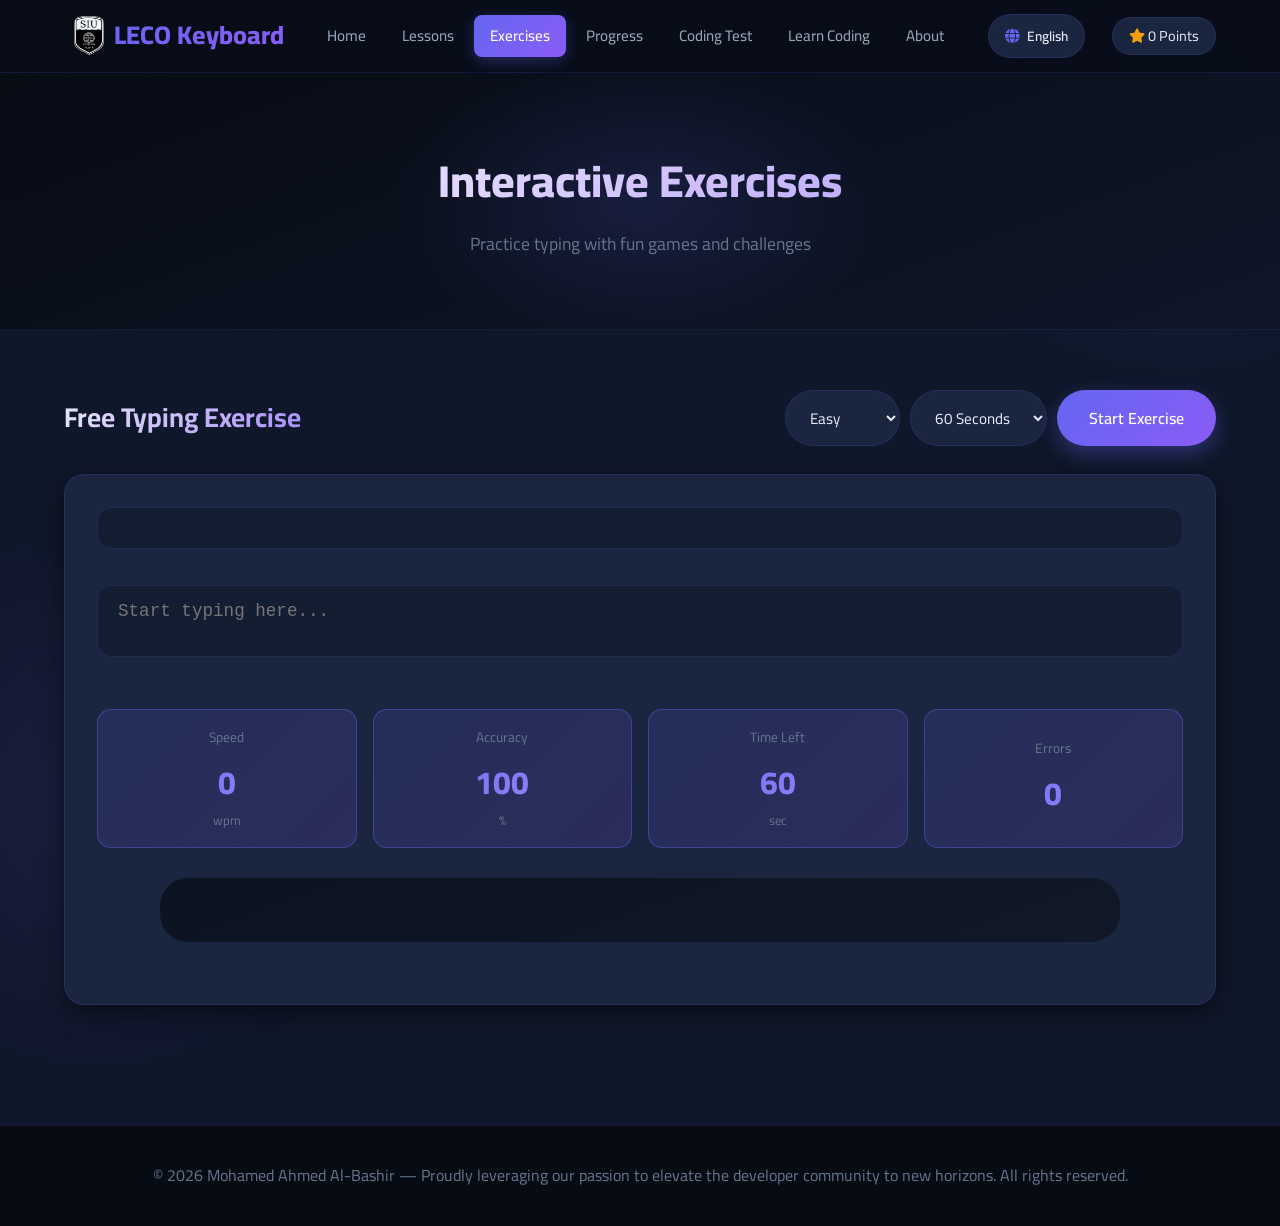
<file: exercises.html>
<!DOCTYPE html>
<html lang="en" dir="ltr">
<head>
    <meta charset="UTF-8">
    <meta name="viewport" content="width=device-width, initial-scale=1.0">
    <meta name="author" content="Mohamed Ahmed Al-Bashir">
    <meta name="developer" content="Mohamed Ahmed Al-Bashir">
    <meta name="copyright" content="Mohamed Ahmed Al-Bashir">
    <title>تمارين تفاعلية - LECO Keyboard</title>
    <link rel="stylesheet" href="style.css">
    <link href="https://fonts.googleapis.com/css2?family=Cairo:wght@400;700&display=swap" rel="stylesheet">
    <link rel="stylesheet" href="https://cdnjs.cloudflare.com/ajax/libs/font-awesome/6.0.0/css/all.min.css">
</head>
<body>
    <header>
        <nav class="navbar">
    <div class="container">
        <div class="logo">
            <img src="img/SIU.png" alt=" LECO Keyboard" style="height: 40px; width: auto; margin-left: 10px;">
              <span>LECO Keyboard</span>
        </div>
        <button class="menu-toggle" id="mobile-menu-toggle" aria-label="فتح القائمة">
            <i class="fas fa-bars"></i>
        </button>
        <ul class="nav-menu">
            <li><a href="index.html" id="nav-home" data-i18n="nav-home">الرئيسية</a></li>
            <li><a href="lessons.html" id="nav-lessons" data-i18n="nav-lessons">الدروس</a></li>
            <li><a href="exercises.html" id="nav-exercises" data-i18n="nav-exercises" class="active">تمارين تفاعلية</a></li>
            <li><a href="progress.html" id="nav-progress" data-i18n="nav-progress">تقدمي</a></li>
            <li><a href="coding-test.html" id="nav-coding" data-i18n="nav-coding">اختبار البرمجة</a></li>
            <li><a href="programming.html" id="nav-programming" data-i18n="nav-programming">تعلم البرمجة</a></li>
            <li><a href="about.html" id="nav-about" data-i18n="nav-about">عن الموقع</a></li>
        </ul>
        <div class="language-selector">
            <button id="languageToggle" class="lang-toggle-btn">
                <i class="fas fa-globe"></i>
                <span id="currentLangText">العربية</span>
            </button>
        </div>
        <div class="user-stats" id="userStats">
            <span><i class="fas fa-star"></i> <span class="user-points-val">0</span> <span data-i18n="points-label">نقطة</span></span>
        </div>
    </div>
</nav>
    </header>

    <main>
        <section class="page-header">
            <div class="container">
                <h2 data-i18n="exercise-page-title">تمارين تفاعلية</h2>
                <p data-i18n="exercise-page-desc">تدرب على الكتابة مع ألعاب وتحديات ممتعة</p>
            </div>
        </section>

        <section class="typing-exercise">
            <div class="container">
                <div class="exercise-header">
                    <h3 data-i18n="exercise-free-title">تمرين الكتابة الحرة</h3>
                    <div class="exercise-controls">
                        <select id="difficulty">
                            <option value="easy" data-i18n="opt-easy">سهل</option>
                            <option value="medium" data-i18n="opt-medium">متوسط</option>
                            <option value="hard" data-i18n="opt-hard">صعب</option>
                        </select>
                        <select id="timeLimit">
                            <option value="60" data-i18n="unit-60s">60 ثانية</option>
                            <option value="120" data-i18n="unit-2m">دقيقتان</option>
                            <option value="300" data-i18n="unit-5m">5 دقائق</option>
                        </select>
                        <button class="btn" onclick="startTypingExercise()" data-i18n="btn-start-exercise">ابدأ التمرين</button>
                    </div>
                </div>

                <div class="exercise-area">
                    <div class="target-text" id="targetText"></div>
                    <textarea id="typingArea" data-i18n="input-placeholder" placeholder="ابدأ الكتابة هنا..." disabled></textarea>
                    
                    <div class="exercise-stats">
                        <div class="stat-box">
                            <span class="stat-label" data-i18n="speed-label">السرعة</span>
                            <span class="stat-value" id="currentSpeed">0</span>
                            <span class="stat-unit" data-i18n="unit-wpm">ك/د</span>
                        </div>
                        <div class="stat-box">
                            <span class="stat-label" data-i18n="accuracy-label">الدقة</span>
                            <span class="stat-value" id="currentAccuracy">100</span>
                            <span class="stat-unit">%</span>
                        </div>
                        <div class="stat-box">
                            <span class="stat-label" data-i18n="label-remaining-time">الوقت المتبقي</span>
                            <span class="stat-value" id="timeLeft">60</span>
                            <span class="stat-unit" data-i18n="unit-seconds">ث</span>
                        </div>
                        <div class="stat-box">
                            <span class="stat-label" data-i18n="label-errors">الأخطاء</span>
                            <span class="stat-value" id="errors">0</span>
                        </div>
                    </div>

                    <div class="virtual-keyboard" id="virtualKeyboard">
                        <!-- سيتم إنشاء لوحة المفاتيح الافتراضية عبر JavaScript -->
                    </div>
                </div>

                <div class="exercise-results" id="exerciseResults" style="display: none;">
                    <h3 data-i18n="result-title">نتيجة التمرين</h3>
                    <div class="results-grid">
                        <div class="result-item">
                            <i class="fas fa-tachometer-alt"></i>
                            <span class="result-label" data-i18n="result-max-speed">السرعة القصوى:</span>
                            <span class="result-value" id="maxSpeed">0</span>
                            <span data-i18n="unit-wpm">ك/د</span>
                        </div>
                        <div class="result-item">
                            <i class="fas fa-check-circle"></i>
                            <span class="result-label" data-i18n="result-avg-accuracy">متوسط الدقة:</span>
                            <span class="result-value" id="avgAccuracy">0</span>
                            <span>%</span>
                        </div>
                        <div class="result-item">
                            <i class="fas fa-keyboard"></i>
                            <span class="result-label" data-i18n="result-keystrokes">إجمالي الضغطات:</span>
                            <span class="result-value" id="totalKeystrokes">0</span>
                        </div>
                        <div class="result-item">
                            <i class="fas fa-star"></i>
                            <span class="result-label" data-i18n="result-points">النقاط المكتسبة:</span>
                            <span class="result-value" id="earnedPoints">0</span>
                        </div>
                    </div>
                    <button class="btn" onclick="saveAndContinue()" data-i18n="result-save-btn">حفظ النتيجة والمتابعة</button>
                </div>
            </div>
        </section>
    </main>

    <footer data-i18n="footer-rights">
        <div class="container">
            <p>© 2026 محمد أحمد البشير — بكل فخر، نسخر شغفنا لنرتقي بمجتمع المبرمجين إلى آفاقٍ جديدة. جميع الحقوق محفوظة.</p>
        </div>
    </footer>

    <script src="typing.js"></script>
</body>
</html>
</file>
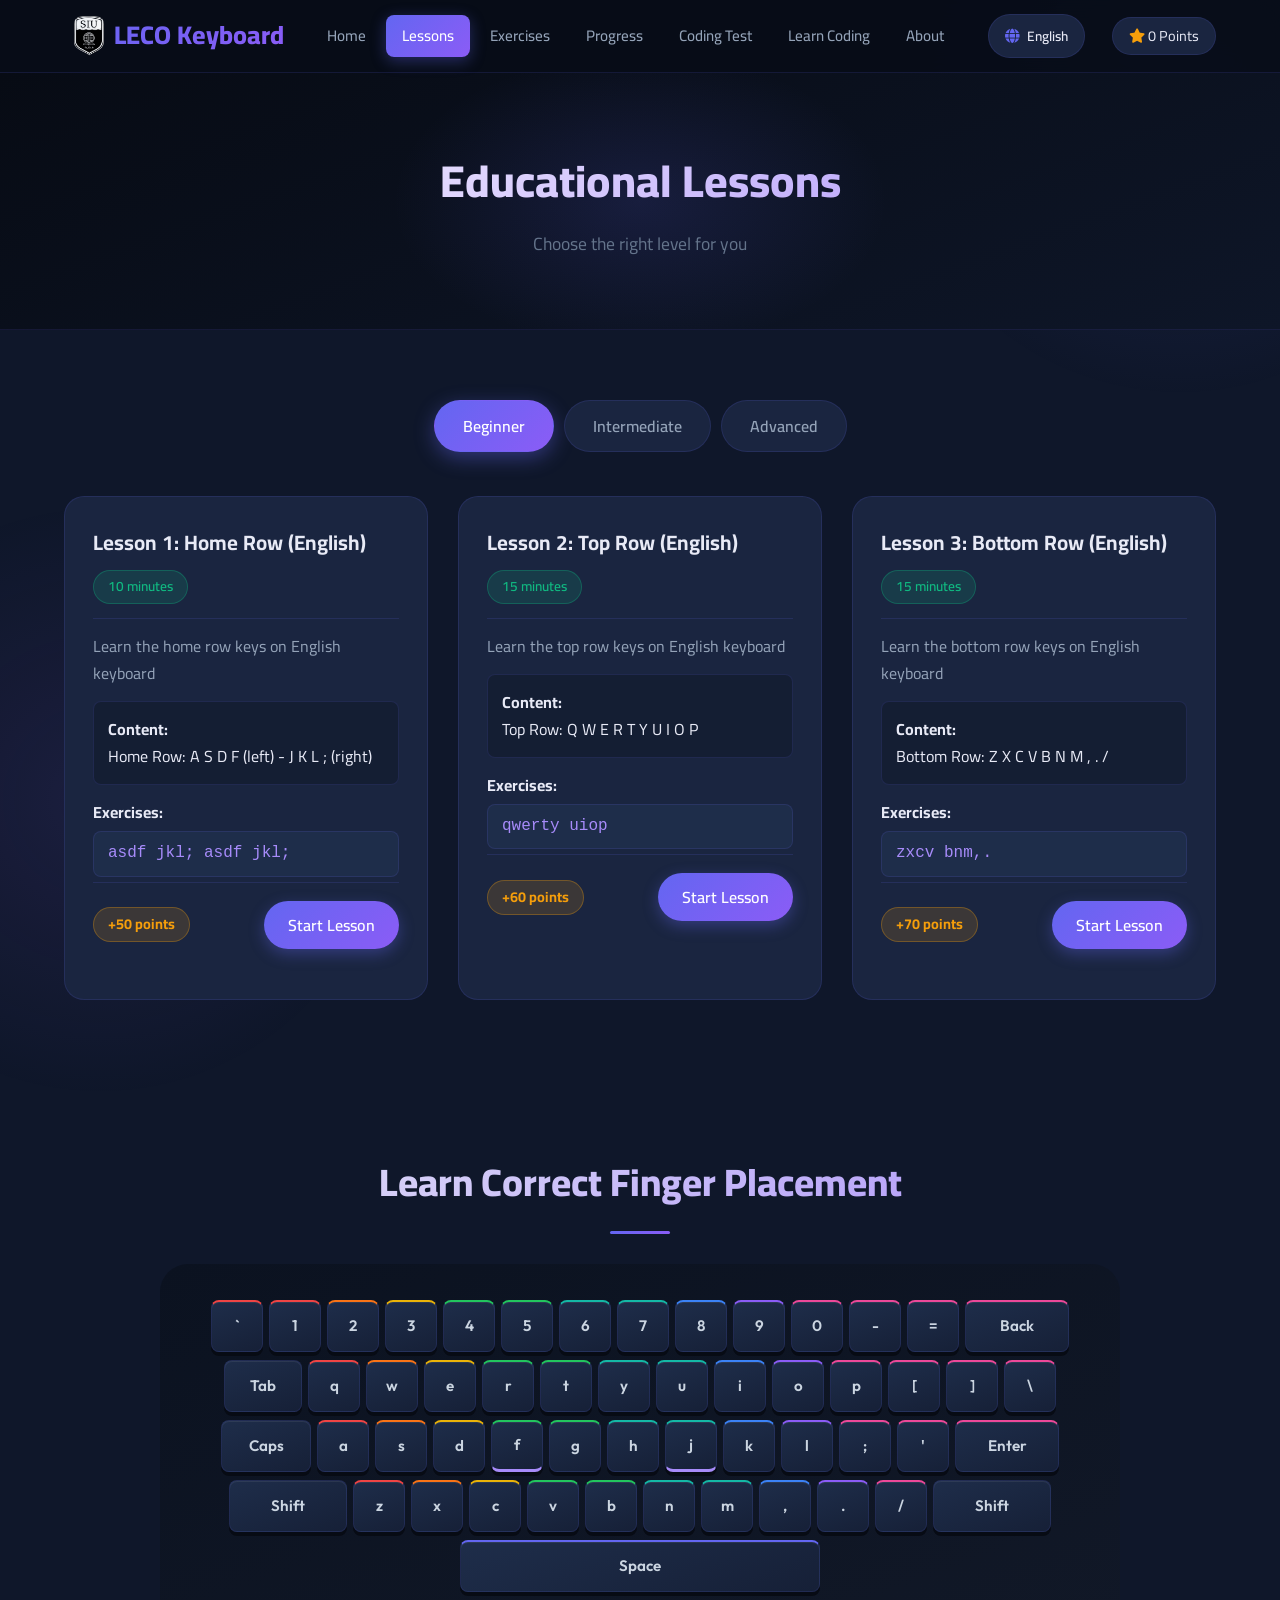
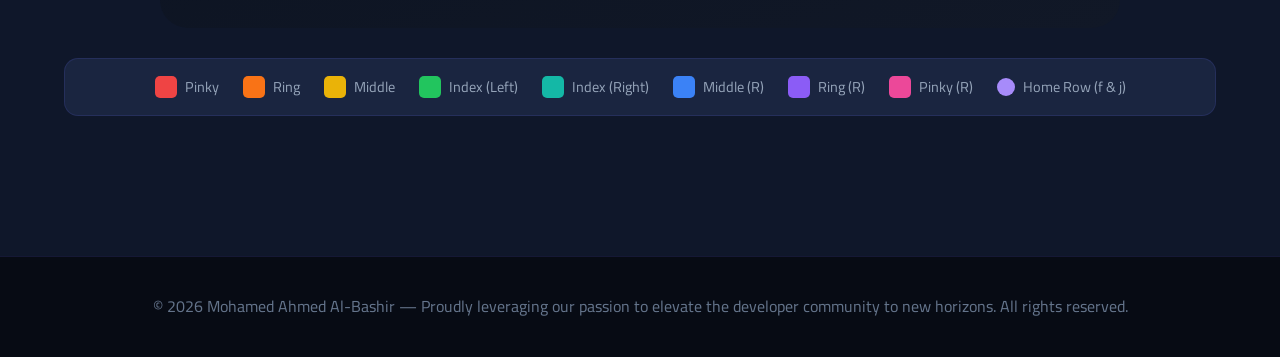
<file: lessons.html>
<!DOCTYPE html>
<html lang="en" dir="ltr">
<head>
    <meta charset="UTF-8">
    <meta name="viewport" content="width=device-width, initial-scale=1.0">
    <meta name="author" content="Mohamed Ahmed Al-Bashir">
    <meta name="developer" content="Mohamed Ahmed Al-Bashir">
    <meta name="copyright" content="Mohamed Ahmed Al-Bashir">
    <title>الدروس - تعلم الكتابة السريعة</title>
    <link rel="stylesheet" href="style.css">
    <link href="https://fonts.googleapis.com/css2?family=Cairo:wght@400;700&display=swap" rel="stylesheet">
    <link rel="stylesheet" href="https://cdnjs.cloudflare.com/ajax/libs/font-awesome/6.0.0/css/all.min.css">
</head>
<body>
    <header>
        <nav class="navbar">
    <div class="container">
        <div class="logo">
            <img src="img/SIU.png" alt=" LECO Keyboard" style="height: 40px; width: auto; margin-left: 10px;">
            <span>LECO Keyboard</span>
        </div>
        <button class="menu-toggle" id="mobile-menu-toggle" aria-label="فتح القائمة">
            <i class="fas fa-bars"></i>
        </button>
        <ul class="nav-menu">
            <li><a href="index.html" id="nav-home" data-i18n="nav-home">الرئيسية</a></li>
            <li><a href="lessons.html" id="nav-lessons" data-i18n="nav-lessons" class="active">الدروس</a></li>
            <li><a href="exercises.html" id="nav-exercises" data-i18n="nav-exercises">تمارين تفاعلية</a></li>
            <li><a href="progress.html" id="nav-progress" data-i18n="nav-progress">تقدمي</a></li>
            <li><a href="coding-test.html" id="nav-coding" data-i18n="nav-coding">اختبار البرمجة</a></li>
            <li><a href="programming.html" id="nav-programming" data-i18n="nav-programming">تعلم البرمجة</a></li>
            <li><a href="about.html" id="nav-about" data-i18n="nav-about">عن الموقع</a></li>
        </ul>
        <div class="language-selector">
            <button id="languageToggle" class="lang-toggle-btn">
                <i class="fas fa-globe"></i>
                <span id="currentLangText">العربية</span>
            </button>
        </div>
        <div class="user-stats" id="userStats">
            <span><i class="fas fa-star"></i> <span class="user-points-val">0</span> <span data-i18n="points-label">نقطة</span></span>
        </div>
    </div>
</nav>
    </header>

    <main>
        <section class="page-header">
            <div class="container">
                <h2 data-i18n="lessons-title">الدروس التعليمية</h2>
                <p data-i18n="lessons-desc">اختر الدرس المناسب لمستواك</p>
            </div>
        </section>

        <section class="lessons-grid">
            <div class="container">
                <div class="level-tabs">
                    <button class="level-tab active" data-level="beginner" data-i18n="tab-beginner">مبتدئ</button>
                    <button class="level-tab" data-level="intermediate" data-i18n="tab-intermediate">متوسط</button>
                    <button class="level-tab" data-level="advanced" data-i18n="tab-advanced">متقدم</button>
                </div>

                <div class="lessons-container" id="lessonsContainer">
                    <!-- الدروس ستظهر هنا من خلال JavaScript -->
                </div>
            </div>
        </section>
        <section class="keyboard-layout">
            <div class="container">
                <h2 class="section-title" data-i18n="keyboard-guide-title">تعلم وضع الأصابع الصحيح</h2>
                <div class="keyboard-diagram">
                    <!-- سيتم توليد لوحة المفاتيح ديناميكياً عبر JavaScript -->
                </div>

                <div class="finger-guide">
                    <div class="guide-item">
                        <span class="color-box" style="background:#ef4444"></span>
                        <span data-i18n="finger-8">الخنصر</span>
                    </div>
                    <div class="guide-item">
                        <span class="color-box" style="background:#f97316"></span>
                        <span data-i18n="finger-7">البنصر</span>
                    </div>
                    <div class="guide-item">
                        <span class="color-box" style="background:#eab308"></span>
                        <span data-i18n="finger-6">الوسطى</span>
                    </div>
                    <div class="guide-item">
                        <span class="color-box" style="background:#22c55e"></span>
                        <span data-i18n="finger-5">السبابة (يسار)</span>
                    </div>
                    <div class="guide-item">
                        <span class="color-box" style="background:#14b8a6"></span>
                        <span data-i18n="finger-4">السبابة (يمين)</span>
                    </div>
                    <div class="guide-item">
                        <span class="color-box" style="background:#3b82f6"></span>
                        <span data-i18n="finger-3">الوسطى (ي)</span>
                    </div>
                    <div class="guide-item">
                        <span class="color-box" style="background:#8b5cf6"></span>
                        <span data-i18n="finger-2">البنصر (ي)</span>
                    </div>
                    <div class="guide-item">
                        <span class="color-box" style="background:#ec4899"></span>
                        <span data-i18n="finger-1">الخنصر (ي)</span>
                    </div>
                    <div class="guide-item">
                        <span class="color-box" style="background:#a78bfa; width:18px; height:18px; border-radius:50%"></span>
                        <span data-i18n="home-row-guide">صف الأساس (f و j)</span>
                    </div>
                </div>
            </div>
        </section>
    </main>

    <footer data-i18n="footer-rights">
        <div class="container">
            <p>© 2026 محمد أحمد البشير — بكل فخر، نسخر شغفنا لنرتقي بمجتمع المبرمجين إلى آفاقٍ جديدة. جميع الحقوق محفوظة.</p>
        </div>
    </footer>

    <script src="typing.js"></script>
</body>
</html>
</file>
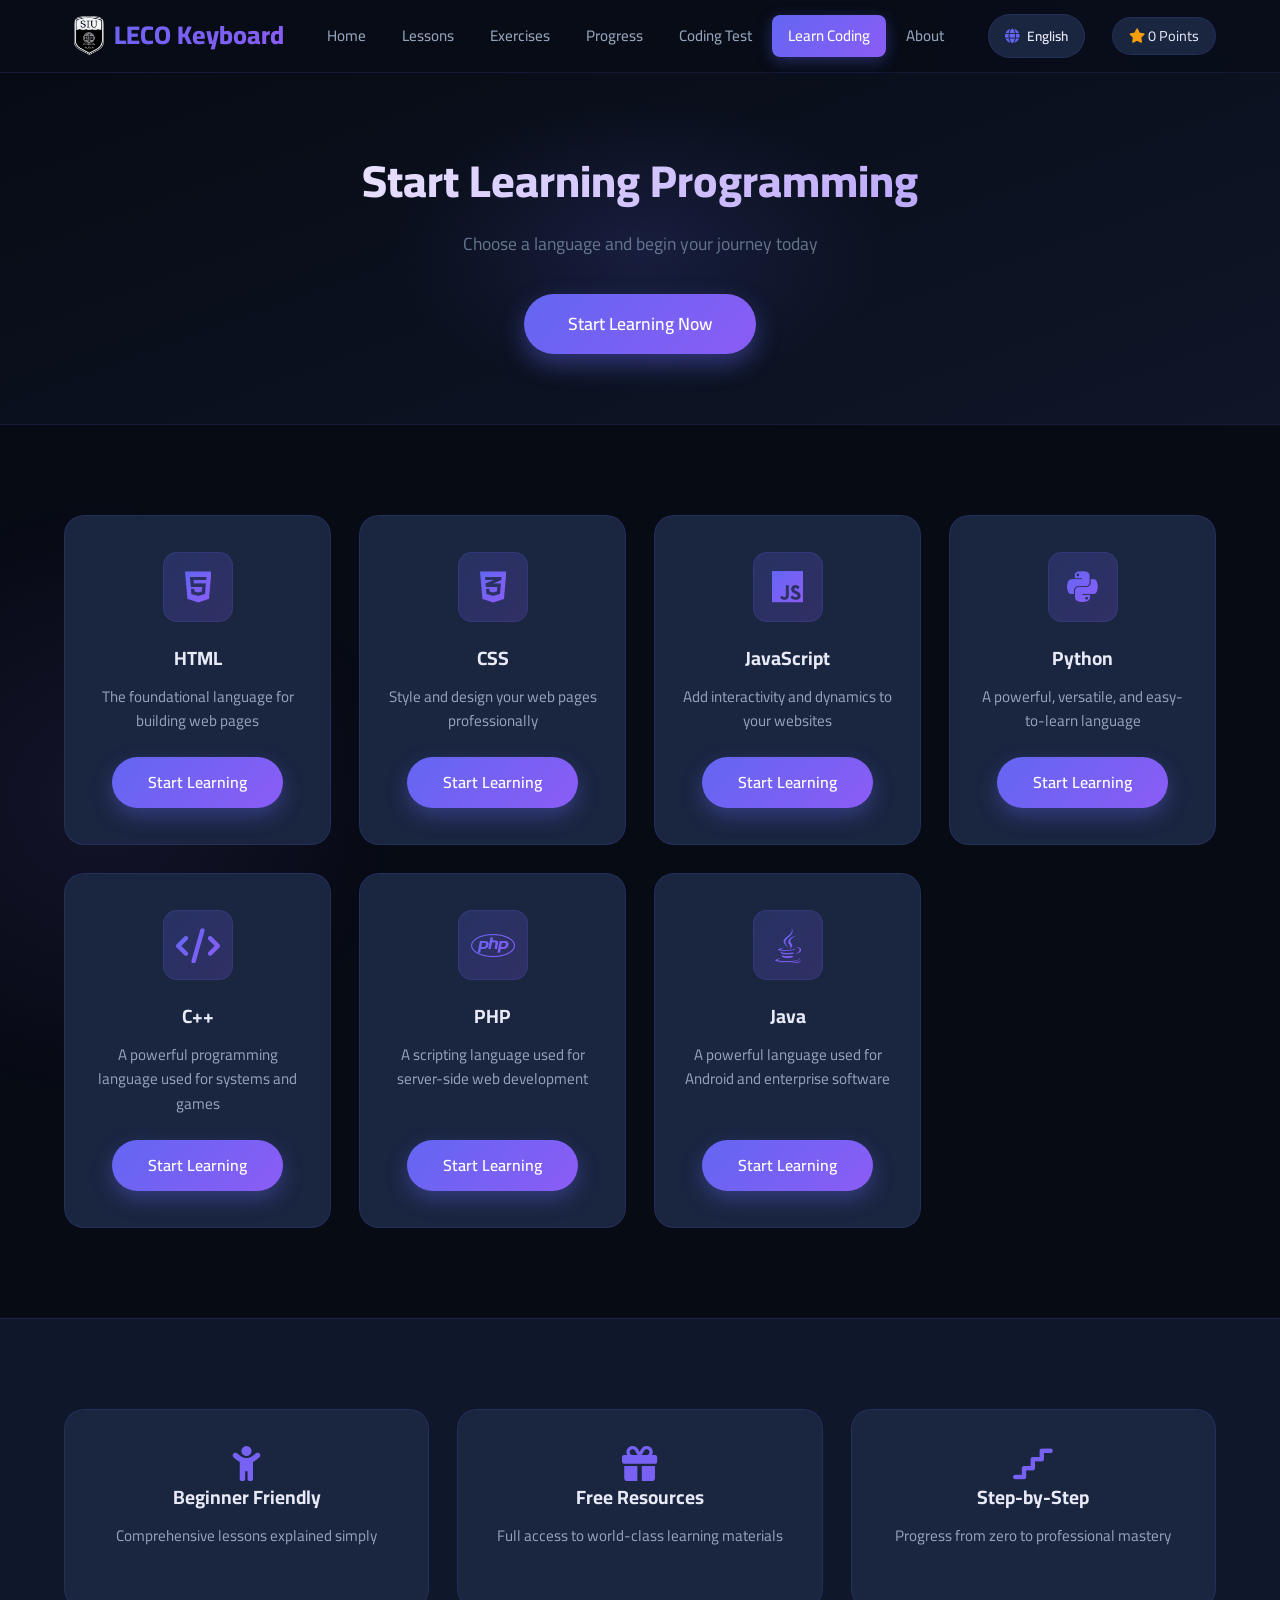
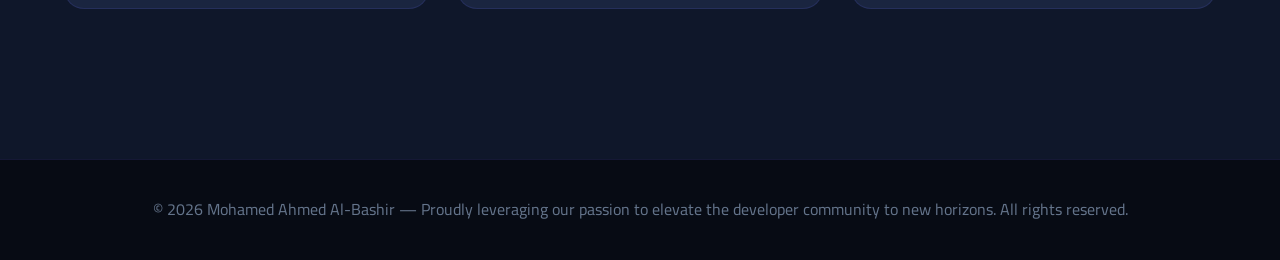
<file: programming.html>
<!DOCTYPE html>
<html lang="ar" dir="rtl">
<head>
    <meta charset="UTF-8">
    <meta name="viewport" content="width=device-width, initial-scale=1.0">
    <meta name="author" content="Mohamed Ahmed Al-Bashir">
    <meta name="developer" content="Mohamed Ahmed Al-Bashir">
    <meta name="copyright" content="Mohamed Ahmed Al-Bashir">
    <title>تعلم البرمجة - LECO Keyboard</title>
    <link rel="stylesheet" href="style.css">
    <link href="https://fonts.googleapis.com/css2?family=Cairo:wght@400;700&display=swap" rel="stylesheet">
    <link rel="stylesheet" href="https://cdnjs.cloudflare.com/ajax/libs/font-awesome/6.0.0/css/all.min.css">
</head>
<body>
    <header>
        <nav class="navbar">
            <div class="container">
                <div class="logo">
                    <img src="img/SIU.png" alt=" LECO Keyboard" style="height: 40px; width: auto; margin-left: 10px;">
                    <span>LECO Keyboard</span>
                </div>
                <button class="menu-toggle" id="mobile-menu-toggle" aria-label="فتح القائمة">
                    <i class="fas fa-bars"></i>
                </button>
                <ul class="nav-menu">
                    <li><a href="index.html" id="nav-home" data-i18n="nav-home">الرئيسية</a></li>
                    <li><a href="lessons.html" id="nav-lessons" data-i18n="nav-lessons">الدروس</a></li>
                    <li><a href="exercises.html" id="nav-exercises" data-i18n="nav-exercises">تمارين تفاعلية</a></li>
                    <li><a href="progress.html" id="nav-progress" data-i18n="nav-progress">تقدمي</a></li>
                    <li><a href="coding-test.html" id="nav-coding" data-i18n="nav-coding">اختبار البرمجة</a></li>
                    <li><a href="programming.html" id="nav-programming" data-i18n="nav-programming" class="active">تعلم البرمجة</a></li>
                    <li><a href="about.html" id="nav-about" data-i18n="nav-about">عن الموقع</a></li>
                </ul>
                <div class="language-selector">
                    <button id="languageToggle" class="lang-toggle-btn">
                        <i class="fas fa-globe"></i>
                        <span id="currentLangText">العربية</span>
                    </button>
                </div>
                <div class="user-stats" id="userStats">
                    <span><i class="fas fa-star"></i> <span class="user-points-val">0</span> <span data-i18n="points-label">نقطة</span></span>
                </div>
            </div>
        </nav>
    </header>

    <main>
        <section class="page-header">
            <div class="container">
                <h2 data-i18n="prog-hero-title">ابدأ تعلم البرمجة</h2>
                <p data-i18n="prog-hero-desc">اختر لغة وابدأ رحلتك التعليمية اليوم</p>
                <a href="#categories" class="btn" data-i18n="prog-explore-btn">استكشف الدورات</a>
            </div>
        </section>

        <section id="categories" class="features">
            <div class="container">
                <div class="features-grid">
                    <div class="feature-card">
                        <div class="feature-icon"><i class="fab fa-html5"></i></div>
                        <h3>HTML</h3>
                        <p data-i18n="prog-cat-html-desc">لغة هيكلة صفحات الويب الأساسية</p>
                        <a href="https://www.w3schools.com/html/" target="_blank" rel="noopener noreferrer" class="btn"  data-i18n="prog-start-btn">ابدأ التعلم</a>
                    </div>
                    <div class="feature-card">
                        <div class="feature-icon"><i class="fab fa-css3-alt"></i></div>
                        <h3>CSS</h3>
                        <p data-i18n="prog-cat-css-desc">لغة تنسيق وتصميم صفحات الويب بشكل احترافي</p>
                        <a href="https://www.w3schools.com/css/" target="_blank" rel="noopener noreferrer" class="btn"  data-i18n="prog-start-btn">ابدأ التعلم</a>
                    </div>
                    <div class="feature-card">
                        <div class="feature-icon"><i class="fab fa-js"></i></div>
                        <h3>JavaScript</h3>
                        <p data-i18n="prog-cat-js-desc">لغة البرمجة لجعل الصفحات تفاعلية وديناميكية</p>
                        <a href="https://www.w3schools.com/js/" target="_blank" rel="noopener noreferrer" class="btn"  data-i18n="prog-start-btn">ابدأ التعلم</a>
                    </div>
                    <div class="feature-card">
                        <div class="feature-icon"><i class="fab fa-python"></i></div>
                        <h3>Python</h3>
                        <p data-i18n="prog-cat-py-desc">لغة برمجة قوية وسهلة التعلم لكافة الاستخدامات</p>
                        <a href="https://www.w3schools.com/python/" target="_blank" rel="noopener noreferrer" class="btn"  data-i18n="prog-start-btn">ابدأ التعلم</a>
                    </div>
                    <div class="feature-card">
                        <div class="feature-icon"><i class="fas fa-code"></i></div>
                        <h3>C++</h3>
                        <p data-i18n="prog-cat-cpp-desc">لغة برمجة قوية تستخدم في بناء الأنظمة والألعاب</p>
                        <a href="https://www.w3schools.com/cpp/" target="_blank" rel="noopener noreferrer" class="btn"  data-i18n="prog-start-btn">ابدأ التعلم</a>
                    </div>
                    <div class="feature-card">
                        <div class="feature-icon"><i class="fab fa-php"></i></div>
                        <h3>PHP</h3>
                        <p data-i18n="prog-cat-php-desc">لغة برمجة نصية لتطوير مواقع الويب من جانب الخادم</p>
                        <a href="https://www.w3schools.com/php/" target="_blank" rel="noopener noreferrer" class="btn"  data-i18n="prog-start-btn">ابدأ التعلم</a>
                    </div>
                    <div class="feature-card">
                        <div class="feature-icon"><i class="fab fa-java"></i></div>
                        <h3>Java</h3>
                        <p data-i18n="prog-cat-java-desc">لغة برمجة قوية لتطبيقات الأندرويد والبرمجيات الكبيرة</p>
                        <a href="https://www.w3schools.com/java/" target="_blank" rel="noopener noreferrer" class="btn"  data-i18n="prog-start-btn">ابدأ التعلم</a>
                    </div>
                </div>
            </div>
        </section>

        <section class="features" style="background: var(--bg-surface); border-top: 1px solid var(--border)">
            <div class="container">
                <div class="features-grid">
                    <div class="feature-card">
                        <i class="fas fa-child"></i>
                        <h3 data-i18n="prog-feat-1-title">مناسب للمبتدئين</h3>
                        <p data-i18n="prog-feat-1-desc">دروس مشروحة بأسلوب مبسط وشامل</p>
                    </div>
                    <div class="feature-card">
                        <i class="fas fa-gift"></i>
                        <h3 data-i18n="prog-feat-2-title">مصادر مجانية</h3>
                        <p data-i18n="prog-feat-2-desc">وصول كامل لأفضل المصادر التعليمية العالمية</p>
                    </div>
                    <div class="feature-card">
                        <i class="fas fa-stairs"></i>
                        <h3 data-i18n="prog-feat-3-title">دروس متدرجة</h3>
                        <p data-i18n="prog-feat-3-desc">تعلم خطوة بخطوة من الصفر حتى الاحتراف</p>
                    </div>
                </div>
            </div>
        </section>
    </main>

    <footer data-i18n="footer-rights">
        <div class="container">
            <p>© 2026 محمد أحمد البشير — بكل فخر، نسخر شغفنا لنرتقي بمجتمع المبرمجين إلى آفاقٍ جديدة. جميع الحقوق محفوظة.</p>
        </div>
    </footer>

    <script src="typing.js"></script>
</body>
</html>
</file>
<file: style.css>
/* ======================================================
   LECO Keyboard — Dark Premium Theme
   Project developed by Mohamed Ahmed Al-Bashir
   All rights reserved © 2026
   Color Palette: Deep Navy + Indigo + Violet Accents
   ====================================================== */

@import url('https://fonts.googleapis.com/css2?family=Cairo:wght@300;400;500;600;700;800&family=Outfit:wght@300;400;500;600;700&display=swap');

:root {
    /* Core Colors */
    --primary:       #6366f1;   /* Indigo */
    --primary-dim:   #4f46e5;
    --secondary:     #8b5cf6;   /* Violet */
    --accent:        #a78bfa;   /* Light Violet */
    --success:       #10b981;
    --warning:       #f59e0b;
    --danger:        #ef4444;

    /* Background Layers */
    --bg-base:       #070b14;   /* Deepest background */
    --bg-surface:    #0f172a;   /* Page background */
    --bg-card:       #1a2540;   /* Card background */
    --bg-elevated:   #1e2d4a;   /* Elevated / hover state */
    --bg-input:      #141e33;   /* Input fields */

    /* Text */
    --text-primary:  #e8eaf6;
    --text-secondary:#94a3b8;
    --text-muted:    #64748b;

    /* Borders & Dividers */
    --border:        rgba(99, 102, 241, 0.15);
    --border-strong: rgba(99, 102, 241, 0.4);
    --border-glow:   rgba(99, 102, 241, 0.6);

    /* Effects */
    --shadow-sm:     0 2px 8px rgba(0,0,0,0.4);
    --shadow-md:     0 8px 24px rgba(0,0,0,0.5);
    --shadow-lg:     0 20px 50px rgba(0,0,0,0.6);
    --shadow-glow:   0 0 30px rgba(99,102,241,0.25);
    --glass:         rgba(99,102,241,0.06);

    /* Radii */
    --radius-sm:     8px;
    --radius-md:     14px;
    --radius-lg:     20px;
    --radius-xl:     28px;
}

/* ==================== RESET ==================== */
*, *::before, *::after {
    margin: 0; padding: 0;
    box-sizing: border-box;
}

html { scroll-behavior: smooth; }

body {
    font-family: 'Cairo', 'Outfit', sans-serif;
    background-color: var(--bg-surface);
    color: var(--text-primary);
    line-height: 1.7;
    overflow-x: hidden;
}

/* Decorative gradient blobs */
body::before {
    content: '';
    position: fixed;
    top: -200px; right: -200px;
    width: 600px; height: 600px;
    background: radial-gradient(circle, rgba(99,102,241,0.12), transparent 70%);
    pointer-events: none; z-index: 0;
}
body::after {
    content: '';
    position: fixed;
    bottom: -200px; left: -200px;
    width: 600px; height: 600px;
    background: radial-gradient(circle, rgba(139,92,246,0.1), transparent 70%);
    pointer-events: none; z-index: 0;
}

.container {
    max-width: 1200px;
    margin: 0 auto;
    padding: 0 24px;
    position: relative; z-index: 1;
}

/* ==================== SCROLLBAR ==================== */
::-webkit-scrollbar { width: 6px; }
::-webkit-scrollbar-track { background: var(--bg-base); }
::-webkit-scrollbar-thumb { background: var(--primary); border-radius: 3px; }

/* ==================== NAVBAR ==================== */
.navbar {
    background: rgba(7, 11, 20, 0.85);
    backdrop-filter: blur(20px);
    -webkit-backdrop-filter: blur(20px);
    border-bottom: 1px solid var(--border);
    padding: 14px 0;
    position: sticky; top: 0; z-index: 1000;
}

.navbar .container {
    display: flex;
    justify-content: space-between;
    align-items: center;
    gap: 16px;
    flex-wrap: wrap;
}

.logo {
    font-size: 1.6rem;
    font-weight: 800;
    display: flex;
    align-items: center;
    gap: 10px;
    text-decoration: none;
    background: linear-gradient(135deg, var(--primary), var(--secondary));
    -webkit-background-clip: text; background-clip: text;
    -webkit-text-fill-color: transparent;
}

.logo i { font-size: 2rem; }
.logo span { -webkit-text-fill-color: transparent; }
.logo img { border-radius: 8px; }

.nav-menu {
    display: flex;
    list-style: none;
    gap: 4px;
    flex-wrap: wrap;
}

.nav-menu li a {
    color: var(--text-secondary);
    text-decoration: none;
    padding: 8px 16px;
    border-radius: var(--radius-sm);
    transition: all 0.25s ease;
    display: flex;
    align-items: center;
    gap: 6px;
    font-weight: 500;
    font-size: 0.95rem;
}

.nav-menu li a:hover,
.nav-menu li a.active {
    background: linear-gradient(135deg, var(--primary), var(--secondary));
    color: white;
    box-shadow: 0 4px 15px rgba(99,102,241,0.35);
}

/* Mobile menu toggle */
.menu-toggle {
    display: none;
    background: var(--bg-card);
    border: 1px solid var(--border);
    color: var(--text-primary);
    font-size: 1.3rem;
    cursor: pointer;
    z-index: 1001;
    padding: 8px 12px;
    border-radius: var(--radius-sm);
    transition: all 0.2s;
}
.menu-toggle:hover { border-color: var(--primary); color: var(--primary); }

/* Language Selector */
.language-selector { 
    display: flex;
    align-items: center;
}

.lang-toggle-btn {
    padding: 8px 16px;
    border-radius: 50px;
    border: 1px solid var(--border);
    background: var(--bg-card);
    color: var(--text-primary);
    font-family: 'Cairo', sans-serif;
    font-size: 0.85rem;
    font-weight: 600;
    cursor: pointer;
    display: flex;
    align-items: center;
    gap: 8px;
    transition: all 0.25s;
    white-space: nowrap;
}

.lang-toggle-btn i {
    font-size: 0.9rem;
    color: var(--primary);
}

.lang-toggle-btn:hover {
    border-color: var(--primary);
    background: var(--bg-elevated);
    box-shadow: 0 4px 12px rgba(99,102,241,0.2);
    transform: translateY(-1px);
}

.lang-toggle-btn:active {
    transform: translateY(0);
}

/* User Stats */
.user-stats {
    background: var(--bg-card);
    border: 1px solid var(--border);
    padding: 6px 16px;
    border-radius: 50px;
    font-size: 0.9rem;
    display: flex;
    align-items: center;
    gap: 6px;
}
.user-stats i { color: var(--warning); }

#mobileUserStats { display: none !important; }

/* ==================== HERO ==================== */
.hero {
    position: relative;
    background: linear-gradient(160deg, var(--bg-base) 0%, #0e1628 50%, #0f172a 100%);
    text-align: center;
    padding: 110px 0 80px;
    overflow: hidden;
}

.hero::before {
    content: '';
    position: absolute;
    top: 50%; left: 50%;
    transform: translate(-50%, -50%);
    width: 700px; height: 700px;
    background: radial-gradient(circle, rgba(99,102,241,0.18), transparent 60%);
    border-radius: 50%;
    pointer-events: none;
}

.hero h2 {
    font-size: clamp(2rem, 5vw, 3.5rem);
    font-weight: 800;
    margin-bottom: 1rem;
    background: linear-gradient(135deg, #ffffff, var(--accent));
    -webkit-background-clip: text; background-clip: text;
    -webkit-text-fill-color: transparent;
    animation: fadeInUp 0.8s ease both;
}

.hero p {
    font-size: 1.15rem;
    color: var(--text-secondary);
    margin-bottom: 2.5rem;
    max-width: 600px;
    margin-left: auto;
    margin-right: auto;
    animation: fadeInUp 0.8s ease 0.2s both;
}

/* ==================== BUTTONS ==================== */
.btn {
    display: inline-flex;
    align-items: center;
    gap: 8px;
    background: linear-gradient(135deg, var(--primary), var(--secondary));
    color: white;
    padding: 13px 32px;
    border: none;
    border-radius: 50px;
    font-size: 1rem;
    font-weight: 600;
    cursor: pointer;
    transition: all 0.3s cubic-bezier(0.4, 0, 0.2, 1);
    text-decoration: none;
    font-family: 'Cairo', sans-serif;
    box-shadow: 0 8px 20px rgba(99,102,241,0.35);
    animation: fadeInUp 0.8s ease 0.4s both;
    position: relative; z-index: 1;
}

.btn:hover {
    transform: translateY(-3px);
    box-shadow: 0 15px 35px rgba(99,102,241,0.5);
    filter: brightness(1.1);
}
.btn:active { transform: translateY(-1px); }

/* ==================== TYPING SPEED TEST (HERO) ==================== */
.typing-speed-test {
    background: var(--glass);
    backdrop-filter: blur(16px);
    -webkit-backdrop-filter: blur(16px);
    border: 1px solid var(--border);
    border-radius: var(--radius-xl);
    padding: 40px;
    margin-top: 50px;
    box-shadow: var(--shadow-lg), var(--shadow-glow);
    animation: fadeInUp 0.8s ease 0.6s both;
}

.typing-speed-test h3 {
    font-size: 1.6rem;
    font-weight: 700;
    margin-bottom: 20px;
    color: var(--text-primary);
}

.test-container { max-width: 640px; margin: 0 auto; }

.test-text {
    line-height: 1.7;
    white-space: pre-wrap;
    word-break: normal;
    overflow-wrap: break-word;
    font-feature-settings: "liga" 1, "clig" 1;
    text-rendering: optimizeLegibility;
}

.test-text span, .target-text span {
    transition: all 0.2s;
    display: inline;
    letter-spacing: 0;
    margin: 0;
    padding-left: 0;
    padding-right: 0;
}

.correct-char {
    color: var(--success);
}

.error-char {
    color: var(--danger);
    text-decoration: underline;
    background: rgba(239, 68, 68, 0.1);
}

.active-char {
    background: rgba(99, 102, 241, 0.2);
    border-bottom: 2px solid var(--primary);
    border-radius: 2px 2px 0 0;
    animation: blink 1s step-end infinite;
}

@keyframes blink {
    from, to { border-color: transparent; }
    50% { border-color: var(--primary); }
}

.test-text[lang="en"] { direction: ltr; font-family: 'Courier New', monospace; }

.test-stats {
    display: flex;
    justify-content: space-around;
    margin: 18px 0;
    font-size: 1rem;
    flex-wrap: wrap;
    gap: 12px;
}

.test-stats span {
    display: flex;
    align-items: center;
    gap: 6px;
    background: var(--bg-card);
    border: 1px solid var(--border);
    padding: 8px 18px;
    border-radius: 50px;
    color: var(--text-secondary);
}

.test-stats i { color: var(--warning); }

#timer, #speed, #accuracy {
    font-weight: 700;
    font-size: 1.2rem;
    color: var(--accent);
}

#testInput, #userInput {
    width: 100%;
    padding: 15px 20px;
    font-size: 1.1rem;
    border: 1.5px solid var(--border);
    background: var(--bg-input);
    color: var(--text-primary);
    border-radius: var(--radius-md);
    margin: 16px 0;
    font-family: 'Cairo', monospace;
    direction: rtl;
    outline: none;
    transition: all 0.25s;
}
#testInput:focus, #userInput:focus {
    border-color: var(--primary);
    box-shadow: 0 0 0 3px rgba(99,102,241,0.2);
}
#testInput::placeholder, #userInput::placeholder {
    color: var(--text-muted);
}
#testInput:disabled { opacity: 0.4; cursor: not-allowed; }

#startTest {
    display: block;
    margin: 20px auto 0;
    width: 100%;
    max-width: 280px;
    background: linear-gradient(135deg, var(--primary), var(--secondary));
    color: white;
    font-weight: 700;
    font-size: 1.05rem;
    font-family: 'Cairo', sans-serif;
    padding: 14px 30px;
    border-radius: 50px;
    border: none;
    transition: all 0.3s cubic-bezier(0.4, 0, 0.2, 1);
    box-shadow: 0 10px 25px rgba(99,102,241,0.4);
    cursor: pointer;
}
#startTest:hover {
    transform: translateY(-3px) scale(1.02);
    box-shadow: 0 18px 40px rgba(99,102,241,0.55);
}
#startTest:active { transform: translateY(-1px) scale(0.99); }

/* ==================== FEATURES SECTION ==================== */
.features { padding: 90px 0; background: var(--bg-base); }

.section-title {
    text-align: center;
    font-size: clamp(1.8rem, 3vw, 2.5rem);
    font-weight: 800;
    margin-bottom: 14px;
    background: linear-gradient(135deg, var(--text-primary), var(--accent));
    -webkit-background-clip: text; background-clip: text;
    -webkit-text-fill-color: transparent;
}

.section-subtitle {
    text-align: center;
    color: var(--text-muted);
    margin-bottom: 60px;
    font-size: 1.05rem;
}

.section-title:after {
    content: '';
    display: block;
    width: 60px; height: 3px;
    background: linear-gradient(135deg, var(--primary), var(--secondary));
    margin: 16px auto 0;
    border-radius: 2px;
}

.features-grid {
    display: grid;
    grid-template-columns: repeat(auto-fit, minmax(240px, 1fr));
    gap: 28px;
}

.feature-card {
    background: var(--bg-card);
    padding: 36px 28px;
    border-radius: var(--radius-lg);
    text-align: center;
    border: 1px solid var(--border);
    transition: all 0.4s cubic-bezier(0.175, 0.885, 0.32, 1.275);
    position: relative;
    overflow: hidden;
    display: flex;
    flex-direction: column;
    height: 100%;
}

.feature-card p {
    flex-grow: 1;
    margin-bottom: 24px;
    line-height: 1.6;
}

.feature-card .btn {
    margin-top: auto;
    align-self: center;
    padding: 12px 36px;
}

.feature-card::before {
    content: '';
    position: absolute;
    top: 0; left: 0; right: 0; height: 3px;
    background: linear-gradient(90deg, var(--primary), var(--secondary));
    opacity: 0;
    transition: opacity 0.3s;
}

.feature-card:hover {
    transform: translateY(-10px);
    border-color: var(--border-strong);
    box-shadow: var(--shadow-md), var(--shadow-glow);
}

.feature-card:hover::before { opacity: 1; }

.feature-card .feature-icon {
    width: 70px; height: 70px;
    margin: 0 auto 20px;
    background: linear-gradient(135deg, rgba(99,102,241,0.2), rgba(139,92,246,0.2));
    border-radius: var(--radius-md);
    display: flex;
    align-items: center;
    justify-content: center;
    border: 1px solid var(--border);
}

.feature-card i {
    font-size: 2.2rem;
    background: linear-gradient(135deg, var(--primary), var(--secondary));
    -webkit-background-clip: text; background-clip: text;
    -webkit-text-fill-color: transparent;
}

.feature-card h3 {
    color: var(--text-primary);
    margin-bottom: 10px;
    font-size: 1.2rem;
    font-weight: 700;
}

.feature-card p { color: var(--text-secondary); font-size: 0.95rem; }

/* ==================== KEYBOARD SECTION ==================== */
.keyboard-layout { padding: 80px 0; }

/* Keyboard Diagram (Static) */
.keyboard-diagram {
    background: linear-gradient(160deg, #0b1220 0%, #111827 100%);
    padding: 36px 28px;
    border-radius: var(--radius-xl);
    margin: 40px auto;
    max-width: 960px;
    display: flex;
    flex-direction: column;
    align-items: center;
    direction: ltr !important;
}

/* Virtual Keyboard (Interactive) */
.virtual-keyboard, .keyboard-diagram {
    background: linear-gradient(160deg, #0b1220 0%, #111827 100%);
    padding: 32px 24px;
    border-radius: var(--radius-xl);
    margin: 30px auto;
    max-width: 960px;
    display: flex;
    flex-direction: column;
    align-items: center;
    direction: ltr !important;
}

.virtual-keyboard:empty, .keyboard-diagram:empty {
    display: none;
}

/* Keyboard Row */
.keyboard-row {
    display: flex;
    justify-content: center;
    margin: 4px 0;
    gap: 6px;
    width: 100%;
}

/* Special Key Widths for Shape */
.key.wide-tab { width: 78px; }       /* 1.5x */
.key.wide-caps { width: 90px; }      /* 1.75x */
.key.wide-shift { width: 118px; }    /* 2.25x */
.key.wide-backspace { width: 104px; } /* 2x */
.key.wide-enter { width: 104px; }     /* 2x */
.key.wide-space { width: 360px; }    /* 6.8x approx */

/* Staggering fixes for rows that don't have special keys yet or to fine tune centering */
.keyboard-row.row-1 { margin-left: 0; }
.keyboard-row.row-2 { margin-left: 0; }
.keyboard-row.row-3 { margin-left: 0; }
.keyboard-row.row-4 { margin-left: 0; }
.keyboard-row.row-5 { margin-left: 0; }

/* Base Key */
.key, .virtual-key {
    width: 52px;
    height: 52px;
    display: flex;
    align-items: center;
    justify-content: center;
    border-radius: 8px;
    font-size: 0.95rem;
    font-weight: 600;
    font-family: 'Outfit', 'Cairo', sans-serif;
    color: #cbd5e1;
    background: linear-gradient(160deg, #1e2d4a 0%, #162037 100%);
    border: 1px solid rgba(99,102,241,0.12);
    box-shadow:
        0 4px 0 #070b14,
        inset 0 1px 0 rgba(255,255,255,0.07);
    transition: all 0.1s ease;
    cursor: pointer;
    user-select: none;
    position: relative; top: 0;
}

.key:hover, .virtual-key:hover {
    color: #fff;
    border-color: rgba(99,102,241,0.4);
    background: linear-gradient(160deg, #243357 0%, #1a2845 100%);
    box-shadow:
        0 4px 0 #070b14,
        0 0 12px rgba(99,102,241,0.2),
        inset 0 1px 0 rgba(255,255,255,0.1);
    transform: translateY(-1px);
}

.key:active, .virtual-key.active, .virtual-key.pressed {
    top: 3px;
    box-shadow: 0 1px 0 #070b14;
    background: linear-gradient(135deg, var(--primary), var(--secondary)) !important;
    color: white !important;
    border-color: var(--primary) !important;
    transform: translateY(0);
}

.virtual-key.next-key-highlight {
    animation: pulse 1.5s infinite;
    border-color: var(--primary) !important;
    background: rgba(99, 102, 241, 0.15) !important;
    box-shadow: 0 0 15px rgba(99, 102, 241, 0.4);
    z-index: 2;
}

/* Finger Color Groups */
.key.finger-l-pinky  { border-top: 2px solid #ef4444; }
.key.finger-l-ring   { border-top: 2px solid #f97316; }
.key.finger-l-middle { border-top: 2px solid #eab308; }
.key.finger-l-index  { border-top: 2px solid #22c55e; }
.key.finger-thumb    { border-top: 2px solid #6366f1; }
.key.finger-r-index  { border-top: 2px solid #14b8a6; }
.key.finger-r-middle { border-top: 2px solid #3b82f6; }
.key.finger-r-ring   { border-top: 2px solid #8b5cf6; }
.key.finger-r-pinky  { border-top: 2px solid #ec4899; }

/* Home row highlight */
.key[data-key="f"], .key[data-key="j"],
.virtual-key[data-key="f"], .virtual-key[data-key="j"],
.key[data-key="أ"], .key[data-key="ب"],
.virtual-key[data-key="أ"], .virtual-key[data-key="ب"] {
    border-bottom: 3px solid var(--accent);
}

/* ==================== FINGER COLOR CODING (dynamic from JS) ==================== */
/* Colors applied inline by JS - keeping harmony with palette */

.finger-guide {
    display: flex;
    justify-content: center;
    gap: 24px;
    margin-top: 28px;
    flex-wrap: wrap;
    background: var(--bg-card);
    border: 1px solid var(--border);
    padding: 16px 24px;
    border-radius: var(--radius-md);
}

.guide-item {
    display: flex;
    align-items: center;
    gap: 8px;
    font-size: 0.9rem;
    color: var(--text-secondary);
}

.color-box {
    width: 22px; height: 22px;
    border-radius: 5px;
    flex-shrink: 0;
}

/* ==================== PAGE HEADER (sub-pages) ==================== */
.page-header {
    background: linear-gradient(160deg, var(--bg-base) 0%, #0e1628 100%);
    border-bottom: 1px solid var(--border);
    text-align: center;
    padding: 70px 0;
    position: relative;
    overflow: hidden;
}

.page-header::after {
    content: '';
    position: absolute;
    top: 50%; left: 50%; transform: translate(-50%,-50%);
    width: 500px; height: 300px;
    background: radial-gradient(ellipse, rgba(99,102,241,0.15), transparent 70%);
    pointer-events: none;
}

.page-header h2 {
    font-size: clamp(1.8rem, 4vw, 2.8rem);
    font-weight: 800;
    background: linear-gradient(135deg, #fff, var(--accent));
    -webkit-background-clip: text; background-clip: text;
    -webkit-text-fill-color: transparent;
    margin-bottom: 10px;
}

.page-header p { 
    font-size: 1.1rem; 
    color: var(--text-muted); 
    max-width: 600px;
    margin: 0 auto;
}

.page-header .btn {
    margin-top: 35px;
    padding: 15px 44px;
    font-size: 1.1rem;
    box-shadow: 0 10px 25px rgba(99,102,241,0.4);
}

/* ==================== LESSONS ==================== */
.lessons-grid { padding: 70px 0; }

.lessons-container {
    display: grid;
    grid-template-columns: repeat(auto-fill, minmax(320px, 1fr));
    gap: 30px;
    margin-top: 30px;
}

.level-tabs {
    display: flex;
    justify-content: center;
    gap: 10px;
    margin-bottom: 44px;
    flex-wrap: wrap;
}

.level-tab {
    background: var(--bg-card);
    border: 1px solid var(--border);
    color: var(--text-secondary);
    padding: 10px 28px;
    border-radius: 50px;
    font-size: 1rem;
    font-weight: 600;
    font-family: 'Cairo', sans-serif;
    cursor: pointer;
    transition: all 0.25s ease;
}

.level-tab:hover {
    border-color: var(--primary);
    color: var(--primary);
}

.level-tab.active {
    background: linear-gradient(135deg, var(--primary), var(--secondary));
    border-color: transparent;
    color: white;
    box-shadow: 0 6px 20px rgba(99,102,241,0.4);
}

.lesson-card {
    background: var(--bg-card);
    border-radius: var(--radius-lg);
    padding: 28px;
    margin-bottom: 22px;
    border: 1px solid var(--border);
    transition: all 0.35s cubic-bezier(0.175, 0.885, 0.32, 1.275);
    display: flex;
    flex-direction: column;
    height: 100%;
}

.lesson-card:hover {
    transform: translateY(-6px);
    border-color: var(--border-strong);
    box-shadow: var(--shadow-md), 0 0 20px rgba(99,102,241,0.15);
}

.lesson-header {
    display: flex;
    justify-content: space-between;
    align-items: center;
    margin-bottom: 14px;
    padding-bottom: 14px;
    border-bottom: 1px solid var(--border);
    flex-wrap: wrap;
    gap: 10px;
}

.lesson-header h3 {
    color: var(--text-primary);
    font-size: 1.3rem;
    font-weight: 700;
}

.lesson-duration {
    background: rgba(16, 185, 129, 0.15);
    color: var(--success);
    border: 1px solid rgba(16,185,129,0.3);
    padding: 4px 14px;
    border-radius: 50px;
    font-size: 0.85rem;
    font-weight: 600;
}

.lesson-description {
    color: var(--text-secondary);
    margin-bottom: 14px;
    line-height: 1.7;
}

.lesson-content {
    background: var(--bg-input);
    border: 1px solid var(--border);
    padding: 14px;
    border-radius: var(--radius-sm);
    margin: 14px 0;
}

.lesson-exercises li {
    background: var(--bg-elevated);
    border: 1px solid var(--border);
    padding: 8px 14px;
    margin: 5px 0;
    border-radius: var(--radius-sm);
    font-family: 'Courier New', monospace;
    font-size: 1rem;
    color: var(--accent);
    list-style: none;
}

.lesson-footer {
    margin-top: auto;
    padding-top: 18px;
    display: flex;
    justify-content: space-between;
    align-items: center;
    border-top: 1px solid var(--border);
    flex-wrap: wrap;
    gap: 10px;
}

.lesson-points {
    background: rgba(245,158,11,0.15);
    color: var(--warning);
    border: 1px solid rgba(245,158,11,0.3);
    padding: 4px 14px;
    border-radius: 50px;
    font-weight: 700;
    font-size: 0.9rem;
}

.lesson-btn {
    background: linear-gradient(135deg, var(--primary), var(--secondary));
    padding: 9px 24px;
    box-shadow: 0 5px 15px rgba(99,102,241,0.35);
}

.lesson-btn:disabled {
    background: var(--bg-elevated);
    color: var(--text-muted);
    cursor: not-allowed;
    box-shadow: none;
}

/* ==================== EXERCISES ==================== */
.typing-exercise { padding: 60px 0; }

.exercise-header {
    display: flex;
    justify-content: space-between;
    align-items: center;
    margin-bottom: 28px;
    flex-wrap: wrap;
    gap: 16px;
}

.exercise-header h3 {
    font-size: 1.7rem;
    font-weight: 700;
    background: linear-gradient(135deg, var(--text-primary), var(--accent));
    -webkit-background-clip: text; background-clip: text;
    -webkit-text-fill-color: transparent;
}

.exercise-controls {
    display: flex;
    gap: 10px;
    flex-wrap: wrap;
}

.exercise-controls select {
    padding: 10px 20px;
    border: 1px solid var(--border);
    border-radius: 50px;
    font-family: 'Cairo', sans-serif;
    font-size: 0.95rem;
    cursor: pointer;
    outline: none;
    background: var(--bg-card);
    color: var(--text-primary);
    transition: all 0.25s;
}
.exercise-controls select:hover, .exercise-controls select:focus {
    border-color: var(--primary);
    box-shadow: 0 0 0 3px rgba(99,102,241,0.15);
}

.exercise-area {
    background: var(--bg-card);
    border: 1px solid var(--border);
    padding: 32px;
    border-radius: var(--radius-lg);
    box-shadow: var(--shadow-md);
    margin-top: 28px;
}

.target-text {
    font-size: 1.4rem;
    line-height: 2;
    padding: 20px;
    background: var(--bg-input);
    border: 1px solid var(--border);
    border-radius: var(--radius-md);
    margin-bottom: 20px;
    direction: ltr;
    text-align: center;
    font-family: 'Cairo', monospace;
    color: var(--text-primary);
    word-break: normal;
    overflow-wrap: break-word;
    font-feature-settings: "liga" 1, "clig" 1;
    text-rendering: optimizeLegibility;
    white-space: pre-wrap;
}
.target-text[lang="ar"] { direction: rtl; font-size: 1.7rem; }
.target-text[lang="en"] { direction: ltr; font-family: 'Courier New', monospace; }

#typingArea {
    width: 100%;
    padding: 15px 20px;
    font-size: 1.1rem;
    border: 1.5px solid var(--border);
    border-radius: var(--radius-md);
    margin: 16px 0;
    resize: none;
    outline: none;
    transition: all 0.3s;
    background: var(--bg-input);
    color: var(--text-primary);
}

.exercise-actions {
    display: flex;
    justify-content: center;
    margin-top: 25px;
}

#typingArea:focus {
    border-color: var(--primary);
    box-shadow: 0 0 0 3px rgba(99,102,241,0.2);
}
#typingArea[lang="en"] { direction: ltr; font-family: 'Courier New', monospace; }

.exercise-stats {
    display: grid;
    grid-template-columns: repeat(auto-fit, minmax(150px, 1fr));
    gap: 16px;
    margin: 28px 0;
}

.stat-box {
    background: linear-gradient(135deg, rgba(99,102,241,0.15), rgba(139,92,246,0.15));
    border: 1px solid var(--border-strong);
    padding: 16px 12px;
    border-radius: var(--radius-md);
    text-align: center;
    min-height: 100px;
    display: flex;
    flex-direction: column;
    justify-content: center;
}
.stat-label {
    display: block;
    font-size: 0.85rem;
    color: var(--text-muted);
    margin-bottom: 6px;
}
.stat-value {
    display: block;
    font-size: 2rem;
    font-weight: 800;
    background: linear-gradient(135deg, var(--primary), var(--accent));
    -webkit-background-clip: text; background-clip: text;
    -webkit-text-fill-color: transparent;
}
.stat-unit {
    font-size: 0.8rem;
    color: var(--text-muted);
}

/* ==================== EXERCISE RESULTS ==================== */
.exercise-results {
    background: var(--bg-card);
    border: 1px solid var(--border-strong);
    padding: 32px;
    border-radius: var(--radius-lg);
    margin-top: 28px;
    text-align: center;
    animation: slideIn 0.5s ease;
    box-shadow: var(--shadow-glow);
}

.exercise-results h3 {
    background: linear-gradient(135deg, var(--primary), var(--secondary));
    -webkit-background-clip: text; background-clip: text;
    -webkit-text-fill-color: transparent;
    margin-bottom: 20px;
    font-size: 1.8rem;
    font-weight: 800;
}

.results-grid {
    display: grid;
    grid-template-columns: repeat(auto-fit, minmax(180px, 1fr));
    gap: 18px;
    margin: 28px 0;
}

.result-item {
    background: var(--bg-elevated);
    border: 1px solid var(--border);
    padding: 20px;
    border-radius: var(--radius-md);
}

.result-item i {
    font-size: 1.8rem;
    background: linear-gradient(135deg, var(--primary), var(--secondary));
    -webkit-background-clip: text; background-clip: text;
    -webkit-text-fill-color: transparent;
    margin-bottom: 8px;
}
.result-label { display: block; color: var(--text-muted); margin: 6px 0; font-size: 0.9rem; }
.result-value { display: block; font-size: 1.8rem; font-weight: 800; color: var(--text-primary); }

/* Error highlighting */
.error-char {
    background-color: rgba(239, 68, 68, 0.3);
    color: #fca5a5;
    border-radius: 3px;
    padding: 1px 0;
    border-bottom: 2px solid var(--danger);
}

/* ==================== PROGRESS PAGE ==================== */
.stats-cards {
    display: grid;
    grid-template-columns: repeat(auto-fit, minmax(240px, 1fr));
    gap: 24px;
    margin: 40px 0;
}

.stat-card {
    background: var(--bg-card);
    border: 1px solid var(--border);
    padding: 28px;
    border-radius: var(--radius-lg);
    display: flex;
    align-items: center;
    gap: 20px;
    transition: all 0.3s ease;
}
.stat-card:hover {
    transform: translateY(-4px);
    border-color: var(--border-strong);
    box-shadow: var(--shadow-md), var(--shadow-glow);
}

.stat-card .stat-icon {
    width: 58px; height: 58px;
    border-radius: var(--radius-md);
    background: linear-gradient(135deg, rgba(99,102,241,0.2), rgba(139,92,246,0.2));
    border: 1px solid var(--border);
    display: flex;
    align-items: center;
    justify-content: center;
    flex-shrink: 0;
}

.stat-card i {
    font-size: 1.8rem;
    background: linear-gradient(135deg, var(--primary), var(--secondary));
    -webkit-background-clip: text; background-clip: text;
    -webkit-text-fill-color: transparent;
}

.stat-info { flex: 1; }
.stat-title { display: block; color: var(--text-muted); font-size: 0.85rem; margin-bottom: 4px; }
.stat-number { display: block; font-size: 2rem; font-weight: 800; color: var(--text-primary); }

.progress-charts {
    display: grid;
    grid-template-columns: repeat(auto-fit, minmax(380px, 1fr));
    gap: 28px;
    margin: 50px 0;
}

.chart-container {
    background: var(--bg-card);
    border: 1px solid var(--border);
    padding: 28px;
    border-radius: var(--radius-lg);
    min-height: 400px;
    display: flex;
    flex-direction: column;
}

.chart-container canvas {
    flex-grow: 1;
    width: 100% !important;
    height: 300px !important;
}

.chart-container h3 {
    color: var(--text-primary);
    margin-bottom: 20px;
    text-align: center;
    font-weight: 700;
}

/* ==================== ACHIEVEMENTS ==================== */
.achievements, .badges { margin: 50px 0; }

.achievements h3, .badges h3 {
    color: var(--text-primary);
    margin-bottom: 28px;
    text-align: center;
    font-size: 1.7rem;
    font-weight: 700;
}

.achievements-grid, .badges-grid {
    display: grid;
    grid-template-columns: repeat(auto-fit, minmax(250px, 1fr));
    gap: 18px;
}

.achievement-card {
    background: var(--bg-card);
    border: 1px solid var(--border);
    padding: 22px;
    border-radius: var(--radius-md);
    display: flex;
    align-items: center;
    gap: 16px;
    transition: all 0.3s ease;
}
.achievement-card:hover {
    transform: scale(1.02);
    border-color: var(--border-strong);
    box-shadow: var(--shadow-sm), var(--shadow-glow);
}

.achievement-card.earned {
    background: linear-gradient(135deg, rgba(245,158,11,0.2), rgba(251,191,36,0.15));
    border-color: rgba(245,158,11,0.4);
}

.achievement-card.locked { opacity: 0.5; filter: grayscale(60%); }
.achievement-icon { font-size: 2.5rem; }
.achievement-info { flex: 1; }
.achievement-info h4 { margin-bottom: 4px; color: var(--text-primary); }
.achievement-info p { font-size: 0.88rem; color: var(--text-secondary); }
.achievement-badge {
    display: inline-block;
    background: var(--success);
    color: white;
    width: 22px; height: 22px;
    border-radius: 50%;
    text-align: center;
    line-height: 22px;
    font-size: 0.8rem;
    margin-top: 5px;
}

/* ==================== ABOUT PAGE ==================== */
.about-content { padding: 80px 0; }

.about-text {
    max-width: 800px;
    margin: 0 auto 50px;
}

.about-text h3 {
    background: linear-gradient(135deg, var(--primary), var(--secondary));
    -webkit-background-clip: text; background-clip: text;
    -webkit-text-fill-color: transparent;
    margin: 2rem 0 1rem;
    font-size: 1.7rem;
    font-weight: 700;
}

.about-text p { color: var(--text-secondary); line-height: 1.9; }

.features-list { list-style: none; padding: 0; }
.features-list li {
    margin: 14px 0;
    display: flex;
    align-items: center;
    gap: 10px;
    color: var(--text-secondary);
}
.features-list i { color: var(--success); font-size: 1.1rem; }

.team-section { margin: 60px 0; }
.team-section h3 {
    text-align: center;
    font-size: 2rem;
    font-weight: 700;
    color: var(--text-primary);
    margin-bottom: 40px;
}



/* ==================== LANG SWITCH ==================== */
.lang-switch {
    display: block;
    margin: 20px auto;
    background: linear-gradient(135deg, var(--success), #059669);
    box-shadow: 0 8px 20px rgba(16,185,129,0.35);
}
.lang-switch:hover {
    transform: translateY(-3px);
    box-shadow: 0 14px 30px rgba(16,185,129,0.5);
}

/* ==================== FOOTER ==================== */
footer {
    background: var(--bg-base);
    border-top: 1px solid var(--border);
    color: var(--text-muted);
    text-align: center;
    padding: 36px 0;
    margin-top: 60px;
}

footer p { font-size: 0.9rem; }
footer a { color: var(--accent); text-decoration: none; }
footer a:hover { text-decoration: underline; }

/* ==================== TOOLTIPS ==================== */
[data-tooltip] { position: relative; cursor: help; }
[data-tooltip]::before {
    content: attr(data-tooltip);
    position: absolute;
    bottom: 110%; left: 50%;
    transform: translateX(-50%);
    padding: 6px 12px;
    background: var(--bg-elevated);
    border: 1px solid var(--border);
    color: var(--text-primary);
    border-radius: var(--radius-sm);
    font-size: 0.8rem;
    white-space: nowrap;
    opacity: 0; visibility: hidden;
    transition: all 0.25s;
}
[data-tooltip]:hover::before { opacity: 1; visibility: visible; bottom: 120%; }

/* ==================== ACHIEVEMENT TOAST ==================== */
.achievement-toast {
    position: fixed;
    bottom: 30px;
    right: 30px;
    background: var(--bg-card);
    border: 2px solid var(--warning);
    border-radius: var(--radius-md);
    padding: 20px 25px;
    color: white;
    z-index: 9999;
    box-shadow: 0 10px 30px rgba(0,0,0,0.5), var(--shadow-glow);
    display: flex;
    flex-direction: column;
    gap: 10px;
    min-width: 280px;
    animation: slideInRight 0.5s cubic-bezier(0.68, -0.55, 0.265, 1.55) both;
}

.achievement-toast.hiding {
    animation: slideOutRight 0.5s ease forwards;
}

.achievement-toast .toast-title {
    font-weight: 800;
    font-size: 1.1rem;
    color: var(--warning);
    display: flex;
    align-items: center;
    gap: 10px;
}

.achievement-toast .toast-progress {
    height: 4px;
    background: rgba(255,255,255,0.1);
    border-radius: 2px;
    overflow: hidden;
}

.achievement-toast .toast-progress-bar {
    height: 100%;
    background: var(--warning);
    width: 100%;
    animation: toastTimer 4s linear forwards;
}

@keyframes slideInRight {
    from { transform: translateX(120%); opacity: 0; }
    to { transform: translateX(0); opacity: 1; }
}

@keyframes slideOutRight {
    from { transform: translateX(0); opacity: 1; }
    to { transform: translateX(120%); opacity: 0; }
}

@keyframes toastTimer {
    from { width: 100%; }
    to { width: 0%; }
}

/* Accuracy Bar Colors */
.accuracy-bar {
    width: 100%;
    height: 10px;
    background: var(--bg-input);
    border-radius: 5px;
    overflow: hidden;
    margin: 10px 0;
}

.accuracy-fill {
    height: 100%;
    transition: width 0.5s ease, background-color 0.5s ease;
}

.accuracy-low { background-color: var(--danger); }
.accuracy-mid { background-color: var(--warning); }
.accuracy-high { background-color: var(--success); }

/* Achievements Grid UI */
.achievement-card {
    transition: all 0.3s ease;
}
.achievement-card.locked {
    filter: grayscale(100%);
    opacity: 0.6;
    border-style: dashed;
}
.achievement-card.unlocked {
    border: 1px solid var(--warning);
    background: linear-gradient(135deg, rgba(245,158,11,0.1), transparent);
}
.achievement-card i.unlocked { color: var(--warning); }
.achievement-card i.locked { color: var(--text-muted); }

/* ==================== ANIMATIONS ==================== */
@keyframes fadeInUp {
    from { opacity: 0; transform: translateY(28px); }
    to   { opacity: 1; transform: translateY(0); }
}

@keyframes slideIn {
    from { opacity: 0; transform: translateY(20px); }
    to   { opacity: 1; transform: translateY(0); }
}

@keyframes spin { to { transform: rotate(360deg); } }

@keyframes pulse {
    0%, 100% { box-shadow: 0 0 0 0 rgba(99,102,241,0.4); }
    50% { box-shadow: 0 0 0 10px rgba(99,102,241,0); }
}

.loading {
    display: inline-block;
    width: 46px; height: 46px;
    border: 3px solid var(--border);
    border-radius: 50%;
    border-top-color: var(--primary);
    animation: spin 1s ease-in-out infinite;
}

/* ==================== RESPONSIVE ==================== */
@media (max-width: 1024px) {
    .container { padding: 0 18px; }
}

@media (max-width: 768px) {
    .menu-toggle { display: block; }

    .nav-menu {
        position: fixed;
        top: 0; right: -100%;
        width: 260px; height: 100vh;
        background: rgba(7, 11, 20, 0.98);
        backdrop-filter: blur(20px);
        border-left: 1px solid var(--border);
        flex-direction: column;
        padding: 90px 20px 20px;
        transition: right 0.3s ease;
        box-shadow: -10px 0 40px rgba(0,0,0,0.5);
        z-index: 1000;
        gap: 4px;
        overflow-y: auto;
    }
    .nav-menu.active { right: 0; }
    .nav-menu li { width: 100%; }
    .nav-menu li a { padding: 14px 18px; width: 100%; justify-content: flex-start; }

    #mobileUserStats { display: flex !important; }

    .navbar .container { 
        flex-wrap: nowrap; 
        justify-content: space-between; 
        gap: 10px;
    }

    .language-selector { 
        display: flex; 
        order: 2;
    }

    .user-stats { 
        display: none; 
    }

    .logo {
        order: 1;
        font-size: 1.2rem;
    }

    .logo img {
        height: 30px;
    }

    .menu-toggle {
        order: 3;
    }

    .lang-toggle-btn {
        padding: 6px 12px;
        font-size: 0.75rem;
    }

    .test-stats { flex-direction: column; align-items: center; gap: 8px; }
    .progress-charts { grid-template-columns: 1fr; }

    /* Keyboard - tablets */
    .key, .virtual-key {
        width: 44px; height: 44px;
        font-size: 0.85rem;
        border-radius: 6px;
    }
    .key.wide-tab { width: 66px; }
    .key.wide-caps { width: 77px; }
    .key.wide-shift { width: 100px; }
    .key.wide-backspace { width: 88px; }
    .key.wide-enter { width: 88px; }
    .key.wide-space { width: 300px; }
    .row-1, .row-2, .row-3, .row-4 { padding-left: 0 !important; }


}

@media (max-width: 480px) {
    .hero { padding: 80px 0 60px; }

    /* Keyboard - phones (compact) */
    .key, .virtual-key {
        width: 28px; height: 30px;
        font-size: 0.62rem;
        border-radius: 4px;
        box-shadow: 0 2px 0 #070b14, inset 0 1px 0 rgba(255,255,255,0.05);
    }
    .keyboard-row { gap: 3px; padding-left: 0 !important; }
    .row-1, .row-2, .row-3, .row-4 { padding-left: 0 !important; }

    .keyboard-diagram, .virtual-keyboard {
        padding: 14px 8px;
        border-radius: var(--radius-md);
    }

    .finger-guide {
        flex-direction: column;
        align-items: flex-start;
        gap: 8px;
        padding: 12px;
    }
    .guide-item span { font-size: 0.8rem; }

    .test-stats span { font-size: 0.85rem; padding: 6px 12px; }
    .feature-card { padding: 24px 18px; }
    .exercise-area { padding: 15px; }

    /* Fix keyboard wrapping on very small screens */
    .keyboard-row {
        gap: 2px;
    }
    
    .key, .virtual-key {
        width: 26px;
        height: 30px;
        font-size: 0.55rem;
    }

    .wide-space { width: 130px !important; }
    .key.wide-tab { width: 39px !important; }
    .key.wide-caps { width: 45px !important; }
    .key.wide-shift { width: 58px !important; }
    .key.wide-backspace, .key.wide-enter { width: 52px !important; }
}

/* ==================== PRINT ==================== */
@media print {
    .navbar, .hero, footer, .btn, .exercise-controls { display: none; }
    body { background: white; color: black; }
    .container { width: 100%; max-width: none; }
}

/* ==================== ABOUT US — REDESIGN ==================== */

/* Hero badge pill */
.about-hero-badge {
    display: inline-flex;
    align-items: center;
    gap: 8px;
    background: rgba(99,102,241,0.12);
    border: 1px solid var(--border-strong);
    color: var(--accent);
    font-size: 0.85rem;
    font-weight: 600;
    padding: 6px 18px;
    border-radius: 50px;
    margin-bottom: 20px;
    letter-spacing: 0.04em;
}

/* Main Headline */
.about-main-headline {
    font-size: clamp(2rem, 5vw, 3.2rem);
    font-weight: 800;
    background: linear-gradient(135deg, #ffffff 30%, var(--accent));
    -webkit-background-clip: text; background-clip: text;
    -webkit-text-fill-color: transparent;
    animation: fadeInUp 0.7s ease both;
    line-height: 1.3;
    max-width: 820px;
    margin: 0 auto;
}

/* About content wrapper */
.about-content {
    padding: 70px 0 40px;
}

/* Section title reusable */
.about-section-title {
    font-size: clamp(1.4rem, 2.5vw, 2rem);
    font-weight: 700;
    color: var(--text-primary);
    margin-bottom: 14px;
    position: relative;
}
.about-section-title::after {
    content: '';
    display: block;
    width: 44px; height: 3px;
    background: linear-gradient(90deg, var(--primary), var(--secondary));
    border-radius: 2px;
    margin-top: 10px;
}

/* Mission Block */
.about-mission-block {
    display: flex;
    align-items: flex-start;
    gap: 28px;
    background: var(--bg-card);
    border: 1px solid var(--border);
    border-radius: var(--radius-lg);
    padding: 40px;
    margin-bottom: 50px;
    position: relative;
    overflow: hidden;
}
.about-mission-block::before {
    content: '';
    position: absolute;
    top: 0; left: 0; right: 0; height: 3px;
    background: linear-gradient(90deg, var(--primary), var(--secondary));
}

.about-mission-icon {
    width: 64px; height: 64px;
    flex-shrink: 0;
    background: linear-gradient(135deg, rgba(99,102,241,0.2), rgba(139,92,246,0.2));
    border: 1px solid var(--border-strong);
    border-radius: var(--radius-md);
    display: flex; align-items: center; justify-content: center;
    font-size: 1.8rem;
    color: var(--accent);
}

.about-mission-text {
    color: var(--text-secondary);
    font-size: 1.05rem;
    line-height: 1.85;
}

/* Why LECO block */
.about-why-block {
    margin-bottom: 40px;
    text-align: center;
}
.about-why-title::after { margin: 10px auto 0; }

.about-why-desc {
    color: var(--text-secondary);
    font-size: 1.05rem;
    max-width: 720px;
    margin: 0 auto;
    line-height: 1.85;
}

/* Pillars + Sidebar Grid */
.about-pillars-grid {
    display: grid;
    grid-template-columns: 1fr 220px;
    gap: 28px;
    margin-bottom: 60px;
}

/* Main Pillar Card */
.about-pillar-card {
    background: var(--bg-card);
    border: 1px solid var(--border);
    border-radius: var(--radius-lg);
    padding: 36px;
    position: relative;
    overflow: hidden;
    transition: border-color 0.3s, box-shadow 0.3s;
}
.about-pillar-card:hover {
    border-color: var(--border-strong);
    box-shadow: var(--shadow-md), var(--shadow-glow);
}
.about-pillar-card::before {
    content: '';
    position: absolute;
    top: 0; left: 0; right: 0; height: 3px;
    background: linear-gradient(90deg, var(--primary), var(--secondary));
}

.pillar-icon {
    width: 56px; height: 56px;
    border-radius: var(--radius-md);
    display: flex; align-items: center; justify-content: center;
    font-size: 1.6rem;
    margin-bottom: 18px;
    border: 1px solid var(--border-strong);
}
.pillar-icon--accuracy {
    background: linear-gradient(135deg, rgba(99,102,241,0.18), rgba(139,92,246,0.18));
    color: var(--accent);
}

.pillar-title {
    font-size: 1.2rem;
    font-weight: 700;
    color: var(--text-primary);
    margin-bottom: 22px;
    padding-bottom: 14px;
    border-bottom: 1px solid var(--border);
}

.pillar-list {
    list-style: none;
    display: flex;
    flex-direction: column;
    gap: 20px;
}

.pillar-item {
    display: flex;
    align-items: flex-start;
    gap: 16px;
    color: var(--text-secondary);
    font-size: 0.98rem;
    line-height: 1.75;
}

.pillar-num {
    flex-shrink: 0;
    width: 34px; height: 34px;
    border-radius: 50%;
    background: linear-gradient(135deg, var(--primary), var(--secondary));
    color: white;
    font-size: 0.75rem;
    font-weight: 700;
    display: flex; align-items: center; justify-content: center;
    box-shadow: 0 4px 12px rgba(99,102,241,0.4);
}

/* Stats Sidebar Chips */
.about-stats-sidebar {
    display: flex;
    flex-direction: column;
    justify-content: space-between;
    gap: 14px;
}

.about-stat-chip {
    display: flex;
    flex-direction: row-reverse; /* Flip icon/text order */
    align-items: center;
    justify-content: flex-start; /* Start from the left in row-reverse RTL */
    gap: 12px;
    background: var(--bg-card);
    border: 1px solid var(--border);
    border-radius: var(--radius-md);
    padding: 14px 18px;
    font-size: 0.92rem;
    font-weight: 600;
    color: var(--text-secondary);
    transition: all 0.25s;
    cursor: default;
}
.about-stat-chip:hover {
    border-color: var(--border-strong);
    color: var(--text-primary);
    transform: translateX(-4px); /* Move towards the left */
    box-shadow: 4px 0 0 var(--primary) inset; /* Border on the left */
}

/* RTL chip hover override to keep left-alignment logic */
[dir="rtl"] .about-stat-chip:hover {
    transform: translateX(-4px); 
    box-shadow: 4px 0 0 var(--primary) inset;
}

.about-stat-chip i {
    font-size: 1.1rem;
    color: var(--accent);
    width: 20px;
    text-align: center;
}

/* CTA Block */
.about-cta-block {
    background: linear-gradient(135deg, rgba(99,102,241,0.1), rgba(139,92,246,0.08));
    border: 1px solid var(--border-strong);
    border-radius: var(--radius-xl);
    padding: 60px 48px;
    text-align: center;
    position: relative;
    overflow: hidden;
    margin-bottom: 40px;
}
.about-cta-block::before {
    content: '';
    position: absolute;
    inset: 0;
    background: radial-gradient(ellipse at 50% 0%, rgba(99,102,241,0.18), transparent 60%);
    pointer-events: none;
}

.about-cta-headline {
    font-size: clamp(1.8rem, 3vw, 2.4rem);
    font-weight: 800;
    background: linear-gradient(135deg, #fff, var(--accent));
    -webkit-background-clip: text; background-clip: text;
    -webkit-text-fill-color: transparent;
    margin-bottom: 16px;
}

.about-cta-text {
    color: var(--text-secondary);
    font-size: 1.05rem;
    max-width: 600px;
    margin: 0 auto 36px;
    line-height: 1.85;
}

.about-cta-btns {
    display: flex;
    gap: 16px;
    justify-content: center;
    flex-wrap: wrap;
}

.about-cta-primary {
    animation: none;
    background: linear-gradient(135deg, var(--primary), var(--secondary));
    box-shadow: 0 10px 28px rgba(99,102,241,0.45);
}

.about-cta-secondary {
    animation: none;
    background: var(--bg-card);
    border: 1.5px solid var(--border-strong);
    color: var(--text-primary);
    box-shadow: none;
}
.about-cta-secondary:hover {
    background: var(--bg-elevated);
    border-color: var(--accent);
    box-shadow: 0 8px 20px rgba(99,102,241,0.2);
}

/* ===== About Responsive ===== */
@media (max-width: 900px) {
    .about-pillars-grid {
        grid-template-columns: 1fr;
    }
    .about-stats-sidebar {
        flex-direction: row;
        flex-wrap: wrap;
    }
    .about-stat-chip { flex: 1 1 calc(50% - 7px); }
}

@media (max-width: 600px) {
    .about-mission-block {
        flex-direction: column;
        padding: 28px 24px;
    }
    .about-pillar-card { padding: 24px; }
    .about-cta-block { padding: 40px 24px; }
    .about-stat-chip { flex: 1 1 100%; }
    .about-cta-btns { flex-direction: column; align-items: center; }
    .about-cta-primary, .about-cta-secondary { width: 100%; justify-content: center; }
}
</file>
